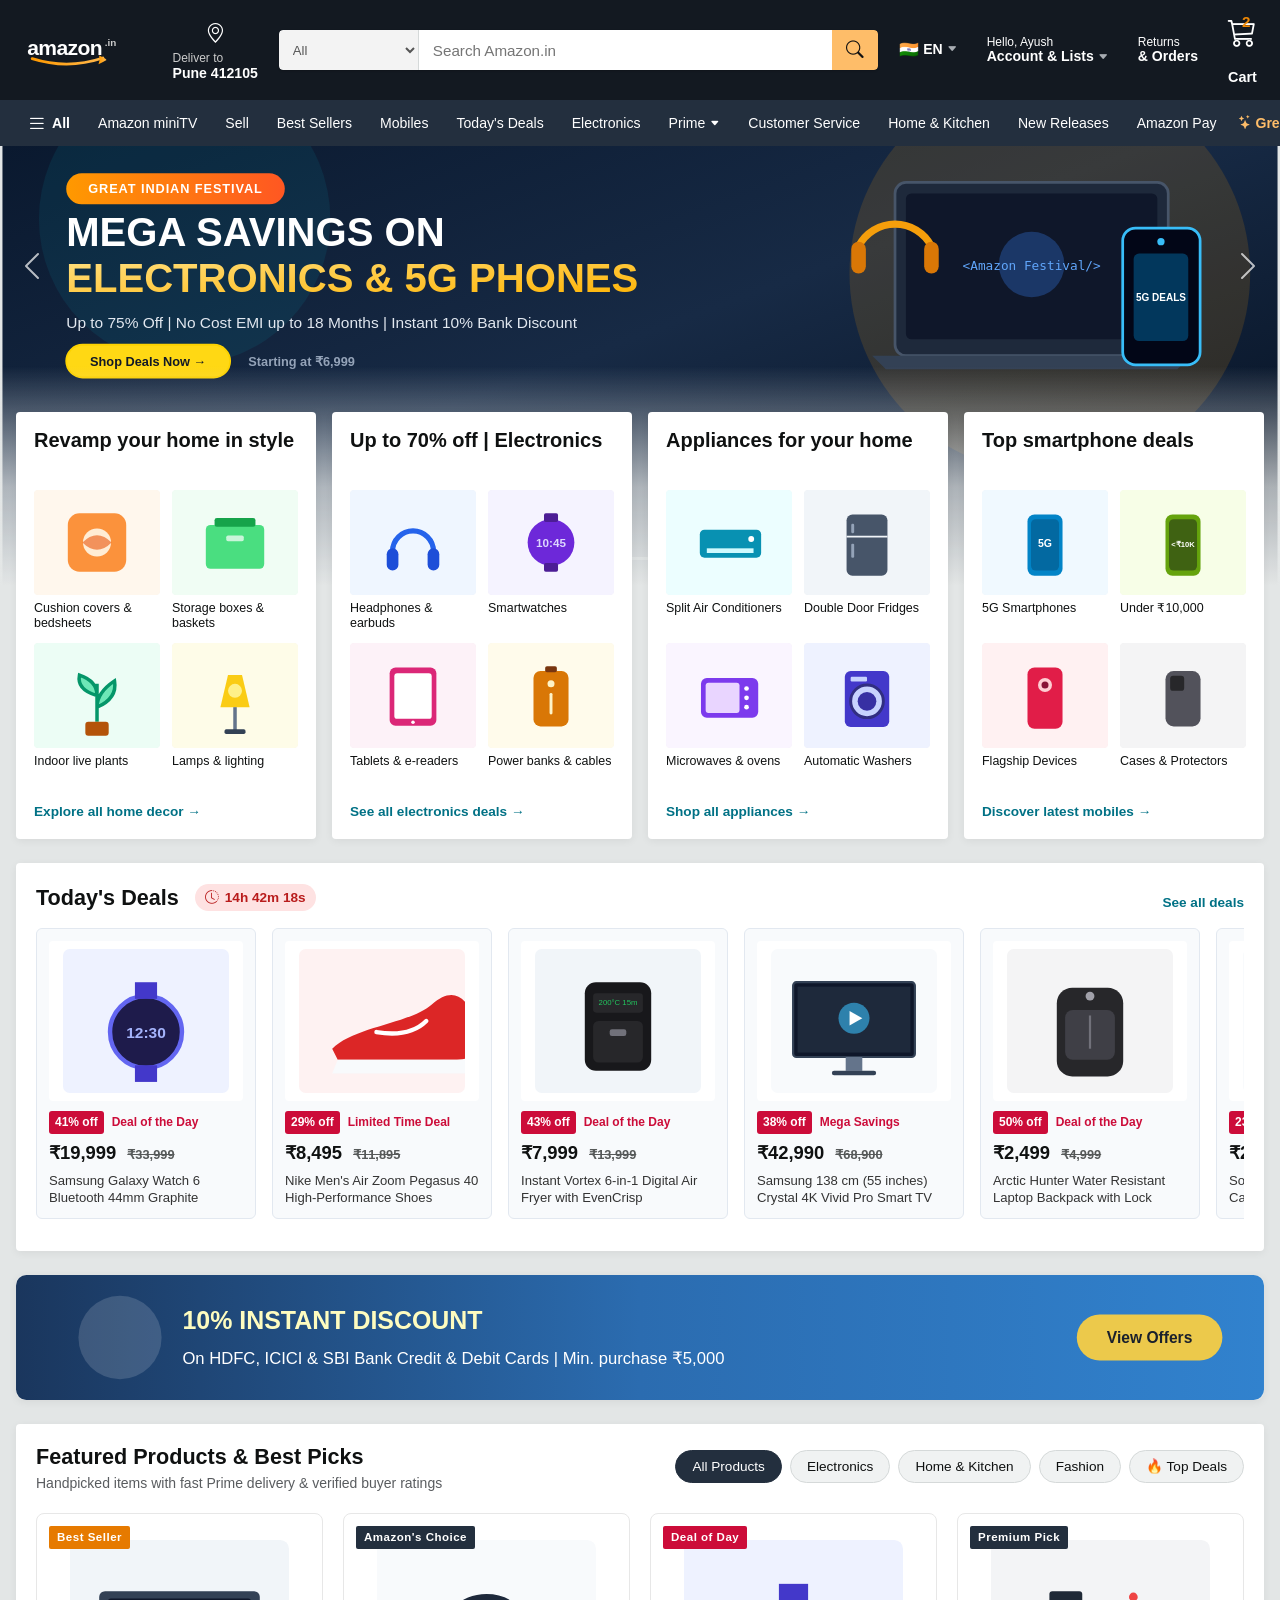
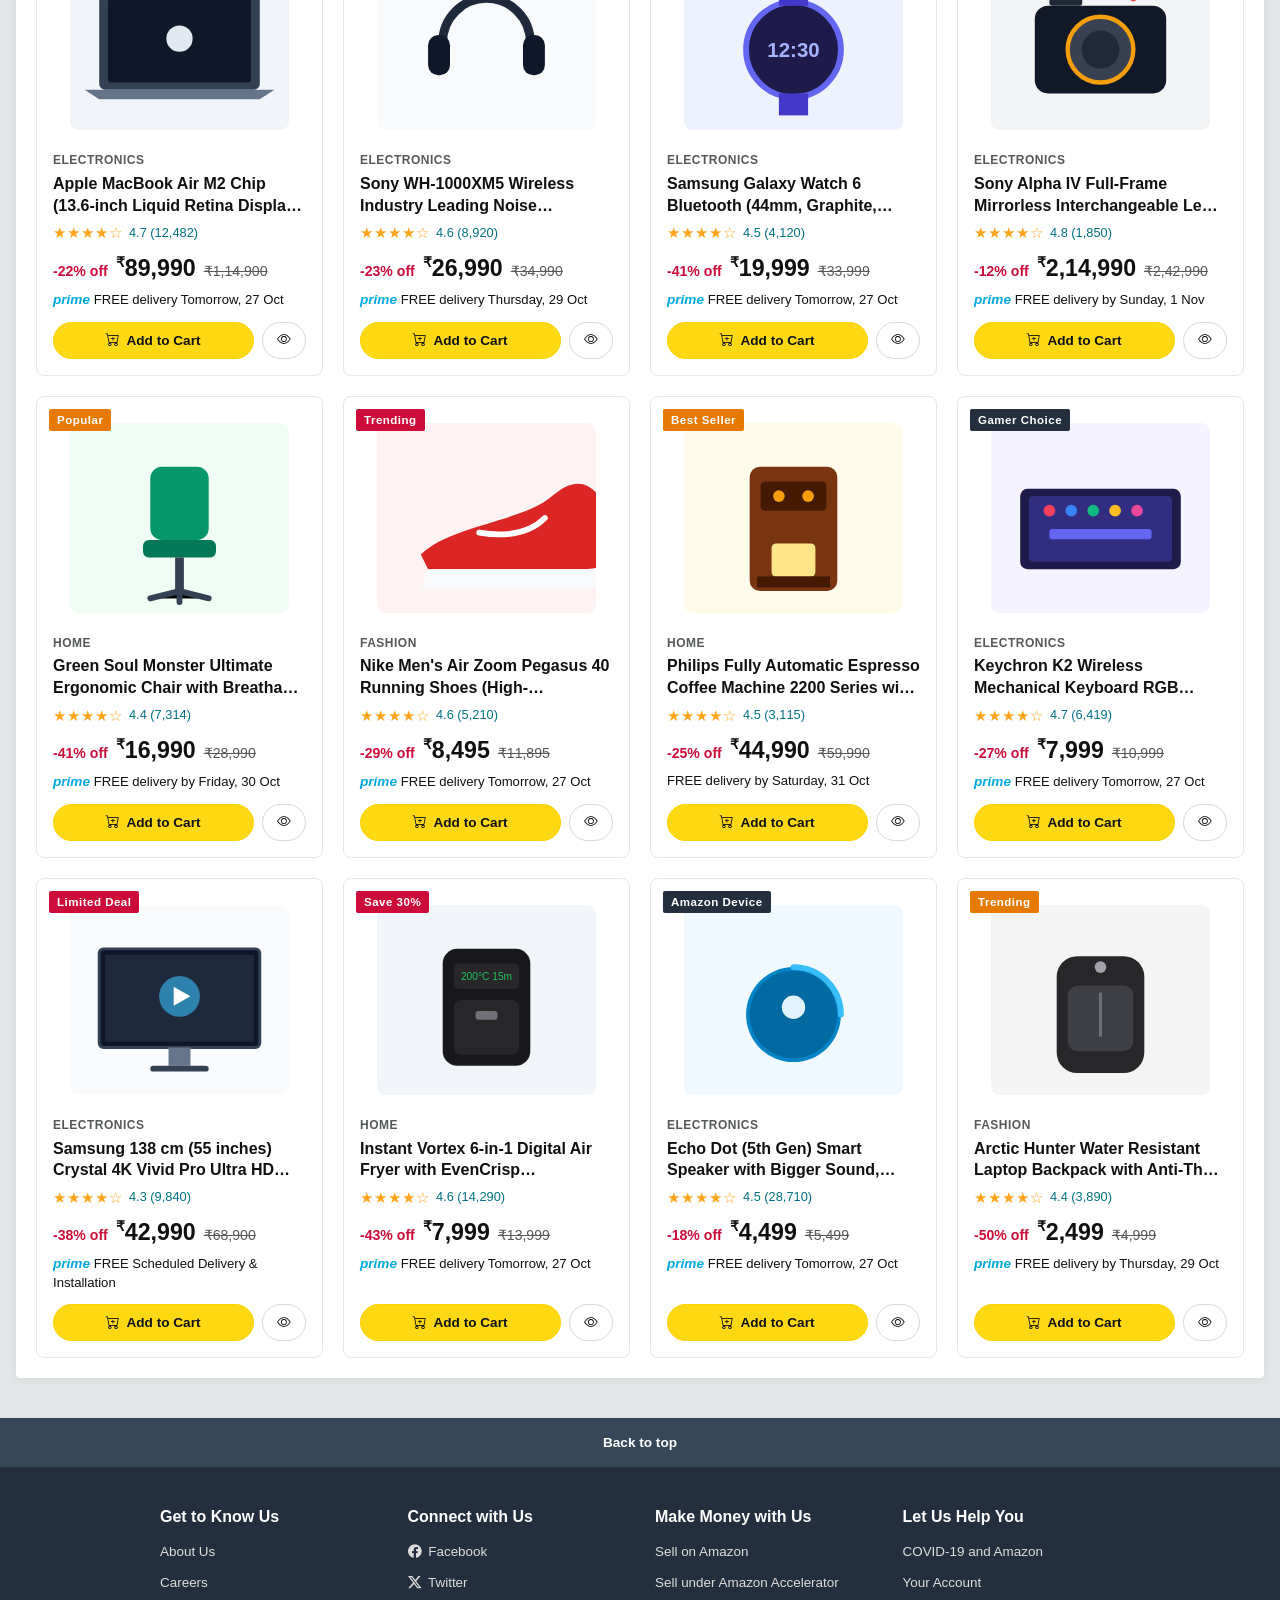
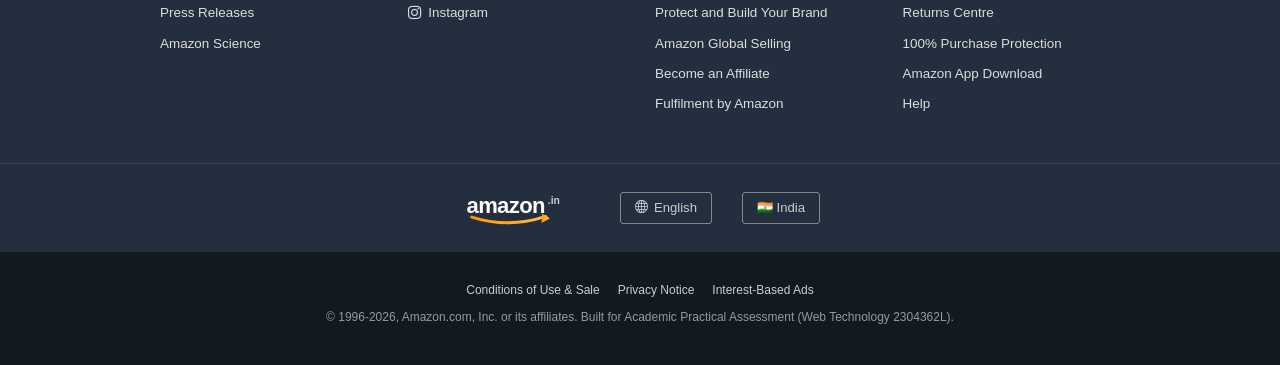
<file: index.html>
<!DOCTYPE html>
<html lang="en">
<head>
  <meta charset="UTF-8">
  <meta name="viewport" content="width=device-width, initial-scale=1.0">
  <meta name="description" content="Responsive Single-Page E-Commerce Front Page (Amazon.in style) - Web Technology Practical 1">
  <meta name="author" content="Student">
  <title>Online Shopping site in India: Shop Online for Mobiles, Books, Watches, Shoes and More - Amazon.in</title>

  <!-- Favicon -->
  <link rel="icon" type="image/svg+xml" href="images/amazon-logo.svg">

  <!-- Local Bootstrap 5 CSS (100% Offline Compatible) -->
  <link rel="stylesheet" href="css/bootstrap.min.css">

  <!-- Local Bootstrap Icons CSS (100% Offline Compatible) -->
  <link rel="stylesheet" href="css/bootstrap-icons.min.css">

  <!-- Custom CSS (Flexbox, CSS Grid & Media Queries) -->
  <link rel="stylesheet" href="css/style.css">
</head>
<body spellcheck="false">

  <!-- ======================================================================
       1. SEMANTIC HEADER: Top Navigation & Sub-Navigation Bar
       ====================================================================== -->
  <header class="amz-header" id="topHeader">
    <!-- Top Main Navbar -->
    <nav class="amz-navbar-top" aria-label="Main Navigation">
      <!-- Amazon Logo -->
      <a href="index.html" class="amz-nav-box amz-logo-box" aria-label="Amazon India Home">
        <img src="images/amazon-logo.svg" alt="Amazon.in Logo" class="amz-logo">
      </a>

      <!-- Deliver To Location Block -->
      <div class="amz-nav-box amz-location-box" id="navLocationBox" title="Click to update delivery location">
        <i class="bi bi-geo-alt amz-location-icon"></i>
        <div>
          <div class="amz-loc-line-1">Deliver to</div>
          <div class="amz-loc-line-2" id="userPincodeDisplay">Pune 412105</div>
        </div>
      </div>

      <!-- Main Search Bar (Flexbox) -->
      <form class="amz-search-container" role="search" onsubmit="event.preventDefault();">
        <select class="amz-search-category" id="amzSearchCategory" aria-label="Select search category">
          <option value="all">All</option>
          <option value="electronics">Electronics</option>
          <option value="fashion">Fashion &amp; Beauty</option>
          <option value="home">Home &amp; Kitchen</option>
          <option value="books">Books</option>
          <option value="appliances">Appliances</option>
        </select>
        <input type="text" class="amz-search-input" id="amzSearchInput" placeholder="Search Amazon.in" aria-label="Search Amazon.in">
        <button type="submit" class="amz-search-btn" id="amzSearchBtn" aria-label="Submit search">
          <i class="bi bi-search"></i>
        </button>
      </form>

      <!-- Language Selector -->
      <div class="amz-nav-box d-none d-md-flex flex-row align-items-center gap-1">
        <span class="fs-6">🇮🇳</span>
        <span class="fw-bold small text-white">EN</span>
        <i class="bi bi-caret-down-fill" style="font-size: 0.65rem; color: #a7acb2;"></i>
      </div>

      <!-- Account & Lists Dropdown Trigger -->
      <div class="amz-nav-box amz-account-box" data-bs-toggle="modal" data-bs-target="#accountModal">
        <div class="line-1">Hello, Ayush</div>
        <div class="line-2">Account &amp; Lists <i class="bi bi-caret-down-fill" style="font-size: 0.65rem; color: #a7acb2;"></i></div>
      </div>

      <!-- Returns & Orders -->
      <a href="#orders" class="amz-nav-box amz-orders-box text-white" onclick="event.preventDefault(); alert('Redirecting to past orders...');">
        <div class="line-1">Returns</div>
        <div class="line-2">&amp; Orders</div>
      </a>

      <!-- Shopping Cart with Live Counter (Triggers Offcanvas Drawer) -->
      <a href="#cartOffcanvas" class="amz-nav-box amz-cart-box" data-bs-toggle="offcanvas" role="button" aria-controls="cartOffcanvas" aria-label="Shopping Cart">
        <div class="amz-cart-icon-wrapper">
          <i class="bi bi-cart3"></i>
          <span class="amz-cart-count" id="cartCountBadge">2</span>
        </div>
        <span class="amz-cart-label d-none d-sm-inline">Cart</span>
      </a>
    </nav>

    <!-- Sub-Navigation Bar -->
    <nav class="amz-subnav" aria-label="Quick Category Links">
      <ul class="amz-subnav-links">
        <li>
          <a class="amz-subnav-link" data-bs-toggle="offcanvas" href="#allMenuOffcanvas" role="button">
            <i class="bi bi-list fs-5"></i>
            <span class="fw-bold">All</span>
          </a>
        </li>
        <li><a href="#featuredProductsSection" class="amz-subnav-link">Amazon miniTV</a></li>
        <li><a href="#todaysDealsSection" class="amz-subnav-link">Sell</a></li>
        <li><a href="#featuredProductsSection" class="amz-subnav-link">Best Sellers</a></li>
        <li><a href="#featuredProductsSection" class="amz-subnav-link">Mobiles</a></li>
        <li><a href="#todaysDealsSection" class="amz-subnav-link">Today's Deals</a></li>
        <li><a href="#featuredProductsSection" class="amz-subnav-link">Electronics</a></li>
        <li><a href="#primeModal" data-bs-toggle="modal" class="amz-subnav-link">Prime <i class="bi bi-caret-down-fill" style="font-size: 0.6rem;"></i></a></li>
        <li><a href="#featuredProductsSection" class="amz-subnav-link">Customer Service</a></li>
        <li><a href="#featuredProductsSection" class="amz-subnav-link d-none d-lg-inline-block">Home &amp; Kitchen</a></li>
        <li><a href="#featuredProductsSection" class="amz-subnav-link d-none d-xl-inline-block">New Releases</a></li>
        <li><a href="#featuredProductsSection" class="amz-subnav-link d-none d-xl-inline-block">Amazon Pay</a></li>
      </ul>
      <div class="amz-subnav-promo d-none d-md-block">
        <i class="bi bi-stars"></i> Great Indian Festival | Mega Deals Live
      </div>
    </nav>
  </header>

  <!-- ======================================================================
       2. MAIN CONTENT
       ====================================================================== -->
  <main>

    <!-- ------------------------------------------------------------------
         HERO CAROUSEL SECTION (Bootstrap 5 Carousel with Overlay)
         ------------------------------------------------------------------ -->
    <section class="amz-hero-carousel-wrapper" aria-label="Promotional Carousel">
      <div id="amzHeroCarousel" class="carousel slide" data-bs-ride="carousel" data-bs-interval="4500">
        <!-- Carousel Indicators -->
        <div class="carousel-indicators">
          <button type="button" data-bs-target="#amzHeroCarousel" data-bs-slide-to="0" class="active" aria-current="true" aria-label="Slide 1"></button>
          <button type="button" data-bs-target="#amzHeroCarousel" data-bs-slide-to="1" aria-label="Slide 2"></button>
          <button type="button" data-bs-target="#amzHeroCarousel" data-bs-slide-to="2" aria-label="Slide 3"></button>
        </div>

        <!-- Carousel Slides -->
        <div class="carousel-inner">
          <div class="carousel-item active">
            <img src="images/banner-1.svg" class="d-block w-100" alt="Great Indian Festival Mega Electronics Sale">
          </div>
          <div class="carousel-item">
            <img src="images/banner-2.svg" class="d-block w-100" alt="Refresh your living space with up to 65% off appliances">
          </div>
          <div class="carousel-item">
            <img src="images/banner-3.svg" class="d-block w-100" alt="Autumn and Winter wardrobe deals 50% to 80% off">
          </div>
        </div>

        <!-- Carousel Controls -->
        <button class="carousel-control-prev" type="button" data-bs-target="#amzHeroCarousel" data-bs-slide="prev" aria-label="Previous Slide">
          <span class="carousel-control-prev-icon" aria-hidden="true"></span>
        </button>
        <button class="carousel-control-next" type="button" data-bs-target="#amzHeroCarousel" data-bs-slide="next" aria-label="Next Slide">
          <span class="carousel-control-next-icon" aria-hidden="true"></span>
        </button>

        <!-- Amazon Gradient Masking to blend seamlessly into background -->
        <div class="amz-hero-gradient-overlay"></div>
      </div>
    </section>

    <!-- ------------------------------------------------------------------
         CATEGORY 4-GRID SECTION (Overlaps the Hero Banner)
         ------------------------------------------------------------------ -->
    <section class="amz-category-grid-section" aria-label="Featured Categories">
      <div class="row g-3">

        <!-- Card 1: Home & Decor -->
        <div class="col-12 col-sm-6 col-lg-3">
          <article class="amz-card">
            <div>
              <h2 class="amz-card-title">Revamp your home in style</h2>
              <div class="amz-card-2x2-grid">
                <a href="#featuredProductsSection" class="amz-card-tile">
                  <div class="amz-tile-img-wrapper"><img src="images/cat-cushion.svg" alt="Cushion covers"></div>
                  <span class="amz-tile-label">Cushion covers &amp; bedsheets</span>
                </a>
                <a href="#featuredProductsSection" class="amz-card-tile">
                  <div class="amz-tile-img-wrapper"><img src="images/cat-storage.svg" alt="Storage boxes"></div>
                  <span class="amz-tile-label">Storage boxes &amp; baskets</span>
                </a>
                <a href="#featuredProductsSection" class="amz-card-tile">
                  <div class="amz-tile-img-wrapper"><img src="images/cat-plants.svg" alt="Live plants"></div>
                  <span class="amz-tile-label">Indoor live plants</span>
                </a>
                <a href="#featuredProductsSection" class="amz-card-tile">
                  <div class="amz-tile-img-wrapper"><img src="images/cat-lighting.svg" alt="Home lamps"></div>
                  <span class="amz-tile-label">Lamps &amp; lighting</span>
                </a>
              </div>
            </div>
            <a href="#featuredProductsSection" class="amz-card-footer-link">Explore all home decor →</a>
          </article>
        </div>

        <!-- Card 2: Electronics & Accessories -->
        <div class="col-12 col-sm-6 col-lg-3">
          <article class="amz-card">
            <div>
              <h2 class="amz-card-title">Up to 70% off | Electronics</h2>
              <div class="amz-card-2x2-grid">
                <a href="#featuredProductsSection" class="amz-card-tile">
                  <div class="amz-tile-img-wrapper"><img src="images/cat-headphones.svg" alt="Headphones"></div>
                  <span class="amz-tile-label">Headphones &amp; earbuds</span>
                </a>
                <a href="#featuredProductsSection" class="amz-card-tile">
                  <div class="amz-tile-img-wrapper"><img src="images/cat-watch.svg" alt="Smartwatches"></div>
                  <span class="amz-tile-label">Smartwatches</span>
                </a>
                <a href="#featuredProductsSection" class="amz-card-tile">
                  <div class="amz-tile-img-wrapper"><img src="images/cat-tablet.svg" alt="Tablets"></div>
                  <span class="amz-tile-label">Tablets &amp; e-readers</span>
                </a>
                <a href="#featuredProductsSection" class="amz-card-tile">
                  <div class="amz-tile-img-wrapper"><img src="images/cat-powerbank.svg" alt="Power banks"></div>
                  <span class="amz-tile-label">Power banks &amp; cables</span>
                </a>
              </div>
            </div>
            <a href="#featuredProductsSection" class="amz-card-footer-link">See all electronics deals →</a>
          </article>
        </div>

        <!-- Card 3: Home Appliances -->
        <div class="col-12 col-sm-6 col-lg-3">
          <article class="amz-card">
            <div>
              <h2 class="amz-card-title">Appliances for your home</h2>
              <div class="amz-card-2x2-grid">
                <a href="#featuredProductsSection" class="amz-card-tile">
                  <div class="amz-tile-img-wrapper"><img src="images/cat-ac.svg" alt="Air Conditioners"></div>
                  <span class="amz-tile-label">Split Air Conditioners</span>
                </a>
                <a href="#featuredProductsSection" class="amz-card-tile">
                  <div class="amz-tile-img-wrapper"><img src="images/cat-fridge.svg" alt="Refrigerators"></div>
                  <span class="amz-tile-label">Double Door Fridges</span>
                </a>
                <a href="#featuredProductsSection" class="amz-card-tile">
                  <div class="amz-tile-img-wrapper"><img src="images/cat-microwave.svg" alt="Microwaves"></div>
                  <span class="amz-tile-label">Microwaves &amp; ovens</span>
                </a>
                <a href="#featuredProductsSection" class="amz-card-tile">
                  <div class="amz-tile-img-wrapper"><img src="images/cat-washing.svg" alt="Washing machines"></div>
                  <span class="amz-tile-label">Automatic Washers</span>
                </a>
              </div>
            </div>
            <a href="#featuredProductsSection" class="amz-card-footer-link">Shop all appliances →</a>
          </article>
        </div>

        <!-- Card 4: Smartphones & Accessories -->
        <div class="col-12 col-sm-6 col-lg-3">
          <article class="amz-card">
            <div>
              <h2 class="amz-card-title">Top smartphone deals</h2>
              <div class="amz-card-2x2-grid">
                <a href="#featuredProductsSection" class="amz-card-tile">
                  <div class="amz-tile-img-wrapper"><img src="images/cat-phone5g.svg" alt="5G Phones"></div>
                  <span class="amz-tile-label">5G Smartphones</span>
                </a>
                <a href="#featuredProductsSection" class="amz-card-tile">
                  <div class="amz-tile-img-wrapper"><img src="images/cat-phonebudget.svg" alt="Budget Phones"></div>
                  <span class="amz-tile-label">Under ₹10,000</span>
                </a>
                <a href="#featuredProductsSection" class="amz-card-tile">
                  <div class="amz-tile-img-wrapper"><img src="images/cat-phoneflagship.svg" alt="Flagship Phones"></div>
                  <span class="amz-tile-label">Flagship Devices</span>
                </a>
                <a href="#featuredProductsSection" class="amz-card-tile">
                  <div class="amz-tile-img-wrapper"><img src="images/cat-phoneacc.svg" alt="Phone Cases"></div>
                  <span class="amz-tile-label">Cases &amp; Protectors</span>
                </a>
              </div>
            </div>
            <a href="#featuredProductsSection" class="amz-card-footer-link">Discover latest mobiles →</a>
          </article>
        </div>

      </div>
    </section>

    <!-- ------------------------------------------------------------------
         TODAY'S DEALS / FLASH SALE SECTION (Horizontal Scroll)
         ------------------------------------------------------------------ -->
    <section class="amz-section-container" id="todaysDealsSection" aria-label="Today's Deals">
      <div class="amz-white-panel">
        <div class="amz-panel-header">
          <div class="amz-panel-title-group">
            <h3 class="amz-panel-title mb-0">Today's Deals</h3>
            <span class="amz-countdown-badge">
              <i class="bi bi-clock-history"></i> <span id="countdownTimer">14h 42m 19s</span>
            </span>
          </div>
          <a href="#featuredProductsSection" class="amz-card-footer-link">See all deals</a>
        </div>

        <!-- Deals Horizontal Carousel (Flexbox Scroll) -->
        <div class="amz-deals-scroll">
          
          <div class="amz-deal-card">
            <div class="amz-deal-img-box">
              <img src="images/prod-watch6.svg" alt="Samsung Galaxy Watch 6">
            </div>
            <div class="amz-deal-badge-row">
              <span class="amz-discount-pill">41% off</span>
              <span class="amz-deal-type">Deal of the Day</span>
            </div>
            <div class="amz-deal-price">
              ₹19,999 <span class="amz-deal-mrp">₹33,999</span>
            </div>
            <div class="amz-deal-title">Samsung Galaxy Watch 6 Bluetooth 44mm Graphite</div>
          </div>

          <div class="amz-deal-card">
            <div class="amz-deal-img-box">
              <img src="images/prod-shoes.svg" alt="Nike Air Zoom Pegasus">
            </div>
            <div class="amz-deal-badge-row">
              <span class="amz-discount-pill">29% off</span>
              <span class="amz-deal-type">Limited Time Deal</span>
            </div>
            <div class="amz-deal-price">
              ₹8,495 <span class="amz-deal-mrp">₹11,895</span>
            </div>
            <div class="amz-deal-title">Nike Men's Air Zoom Pegasus 40 High-Performance Shoes</div>
          </div>

          <div class="amz-deal-card">
            <div class="amz-deal-img-box">
              <img src="images/prod-airfryer.svg" alt="Digital Air Fryer">
            </div>
            <div class="amz-deal-badge-row">
              <span class="amz-discount-pill">43% off</span>
              <span class="amz-deal-type">Deal of the Day</span>
            </div>
            <div class="amz-deal-price">
              ₹7,999 <span class="amz-deal-mrp">₹13,999</span>
            </div>
            <div class="amz-deal-title">Instant Vortex 6-in-1 Digital Air Fryer with EvenCrisp</div>
          </div>

          <div class="amz-deal-card">
            <div class="amz-deal-img-box">
              <img src="images/prod-tv.svg" alt="Samsung 55 Inch TV">
            </div>
            <div class="amz-deal-badge-row">
              <span class="amz-discount-pill">38% off</span>
              <span class="amz-deal-type">Mega Savings</span>
            </div>
            <div class="amz-deal-price">
              ₹42,990 <span class="amz-deal-mrp">₹68,900</span>
            </div>
            <div class="amz-deal-title">Samsung 138 cm (55 inches) Crystal 4K Vivid Pro Smart TV</div>
          </div>

          <div class="amz-deal-card">
            <div class="amz-deal-img-box">
              <img src="images/prod-backpack.svg" alt="Anti-theft Backpack">
            </div>
            <div class="amz-deal-badge-row">
              <span class="amz-discount-pill">50% off</span>
              <span class="amz-deal-type">Deal of the Day</span>
            </div>
            <div class="amz-deal-price">
              ₹2,499 <span class="amz-deal-mrp">₹4,999</span>
            </div>
            <div class="amz-deal-title">Arctic Hunter Water Resistant Laptop Backpack with Lock</div>
          </div>

          <div class="amz-deal-card">
            <div class="amz-deal-img-box">
              <img src="images/prod-sony-xm5.svg" alt="Sony Headphones">
            </div>
            <div class="amz-deal-badge-row">
              <span class="amz-discount-pill">23% off</span>
              <span class="amz-deal-type">Prime Exclusive</span>
            </div>
            <div class="amz-deal-price">
              ₹26,990 <span class="amz-deal-mrp">₹34,990</span>
            </div>
            <div class="amz-deal-title">Sony WH-1000XM5 Noise Canceling Wireless Headphones</div>
          </div>

        </div>
      </div>
    </section>

    <!-- ------------------------------------------------------------------
         OFFERS & BANK PROMO BANNER SECTION
         ------------------------------------------------------------------ -->
    <section class="amz-promo-banner-container" aria-label="Bank Promotions &amp; Discounts">
      <div class="amz-promo-banner">
        <img src="images/promo-bank.svg" alt="10% Instant Discount on HDFC &amp; ICICI Bank Cards">
      </div>
    </section>

    <!-- ------------------------------------------------------------------
         FEATURED PRODUCTS CATALOG SECTION (Dynamic CSS Grid & JS Filters)
         ------------------------------------------------------------------ -->
    <section class="amz-section-container" id="featuredProductsSection" aria-label="Featured Products Grid">
      <div class="amz-white-panel">
        <div class="amz-panel-header">
          <div>
            <h3 class="amz-panel-title mb-1">Featured Products &amp; Best Picks</h3>
            <p class="text-muted small mb-0">Handpicked items with fast Prime delivery &amp; verified buyer ratings</p>
          </div>

          <!-- Interactive Filter Tabs -->
          <div class="amz-filter-tabs" role="tablist">
            <button class="amz-filter-btn active" data-category="all">All Products</button>
            <button class="amz-filter-btn" data-category="electronics">Electronics</button>
            <button class="amz-filter-btn" data-category="home">Home &amp; Kitchen</button>
            <button class="amz-filter-btn" data-category="fashion">Fashion</button>
            <button class="amz-filter-btn" data-category="deals">🔥 Top Deals</button>
          </div>
        </div>

        <!-- Products Responsive CSS Grid (Rendered via JS) -->
        <div class="amz-products-grid" id="productsGrid">
          <!-- Populated dynamically by js/main.js -->
        </div>
      </div>
    </section>

  </main>

  <!-- ======================================================================
       3. SEMANTIC FOOTER: Directory Links, Country Selection & Copyright
       ====================================================================== -->
  <footer class="amz-footer">
    <!-- Back to top button -->
    <div class="amz-back-to-top" id="backToTopBtn" role="button" aria-label="Scroll back to top">
      Back to top
    </div>

    <!-- 4-Column Directory Links (CSS Grid) -->
    <div class="amz-footer-links-container">
      <div class="amz-footer-col">
        <h6>Get to Know Us</h6>
        <ul>
          <li><a href="#">About Us</a></li>
          <li><a href="#">Careers</a></li>
          <li><a href="#">Press Releases</a></li>
          <li><a href="#">Amazon Science</a></li>
        </ul>
      </div>

      <div class="amz-footer-col">
        <h6>Connect with Us</h6>
        <ul>
          <li><a href="https://www.facebook.com" target="_blank" rel="noopener"><i class="bi bi-facebook me-1"></i> Facebook</a></li>
          <li><a href="https://www.twitter.com" target="_blank" rel="noopener"><i class="bi bi-twitter-x me-1"></i> Twitter</a></li>
          <li><a href="https://www.instagram.com" target="_blank" rel="noopener"><i class="bi bi-instagram me-1"></i> Instagram</a></li>
        </ul>
      </div>

      <div class="amz-footer-col">
        <h6>Make Money with Us</h6>
        <ul>
          <li><a href="#">Sell on Amazon</a></li>
          <li><a href="#">Sell under Amazon Accelerator</a></li>
          <li><a href="#">Protect and Build Your Brand</a></li>
          <li><a href="#">Amazon Global Selling</a></li>
          <li><a href="#">Become an Affiliate</a></li>
          <li><a href="#">Fulfilment by Amazon</a></li>
        </ul>
      </div>

      <div class="amz-footer-col">
        <h6>Let Us Help You</h6>
        <ul>
          <li><a href="#">COVID-19 and Amazon</a></li>
          <li><a href="#">Your Account</a></li>
          <li><a href="#">Returns Centre</a></li>
          <li><a href="#">100% Purchase Protection</a></li>
          <li><a href="#">Amazon App Download</a></li>
          <li><a href="#">Help</a></li>
        </ul>
      </div>
    </div>

    <!-- Middle Divider with Logo and Country Selector -->
    <div class="amz-footer-middle">
      <img src="images/amazon-logo.svg" alt="Amazon Logo" height="28">
      <button class="amz-footer-btn" type="button"><i class="bi bi-globe"></i> English</button>
      <button class="amz-footer-btn" type="button">🇮🇳 India</button>
    </div>

    <!-- Bottom Copyright & Legal Links -->
    <div class="amz-footer-bottom">
      <div class="amz-footer-bottom-links">
        <a href="#">Conditions of Use &amp; Sale</a>
        <a href="#">Privacy Notice</a>
        <a href="#">Interest-Based Ads</a>
      </div>
      <p class="mb-0">© 1996-2026, Amazon.com, Inc. or its affiliates. Built for Academic Practical Assessment (Web Technology 2304362L).</p>
    </div>
  </footer>

  <!-- ======================================================================
       4. BOOTSTRAP OFFCANVAS & MODAL COMPONENTS
       ====================================================================== -->

  <!-- Cart Offcanvas Drawer -->
  <aside class="offcanvas offcanvas-end" tabindex="-1" id="cartOffcanvas" aria-labelledby="cartOffcanvasLabel">
    <div class="offcanvas-header border-bottom">
      <h5 class="offcanvas-title fw-bold" id="cartOffcanvasLabel"><i class="bi bi-cart3 me-2"></i> Shopping Cart</h5>
      <button type="button" class="btn-close" data-bs-dismiss="offcanvas" aria-label="Close"></button>
    </div>
    <div class="offcanvas-body d-flex flex-column justify-content-between">
      <div id="cartDrawerItems">
        <!-- Rendered by js/main.js -->
      </div>
      <div class="border-top pt-3 mt-3">
        <div class="d-flex justify-content-between align-items-center mb-3">
          <span class="fs-5 fw-bold">Subtotal:</span>
          <span class="fs-4 fw-bold text-danger" id="cartSubtotal">₹0</span>
        </div>
        <button class="btn btn-warning w-100 py-2 fw-bold" onclick="openCheckoutModal()">
          Proceed to Buy
        </button>
      </div>
    </div>
  </aside>

  <!-- Checkout Mockup Modal -->
  <div class="modal fade" id="checkoutModal" tabindex="-1" aria-labelledby="checkoutModalLabel" aria-hidden="true">
    <div class="modal-dialog modal-dialog-centered modal-lg">
      <div class="modal-content">
        <div class="modal-header bg-dark text-white">
          <h5 class="modal-title fw-bold" id="checkoutModalLabel"><i class="bi bi-shield-lock-fill text-warning me-2"></i> Amazon Checkout</h5>
          <button type="button" class="btn-close btn-close-white" data-bs-dismiss="modal" aria-label="Close"></button>
        </div>
        <div class="modal-body p-4" id="checkoutModalBody">
          <!-- Rendered dynamically by js/main.js -->
        </div>
      </div>
    </div>
  </div>

  <!-- "All" Hamburger Navigation Offcanvas Menu -->
  <aside class="offcanvas offcanvas-start" tabindex="-1" id="allMenuOffcanvas" aria-labelledby="allMenuLabel">
    <div class="offcanvas-header bg-dark text-white">
      <h5 class="offcanvas-title fw-bold" id="allMenuLabel"><i class="bi bi-person-circle me-2"></i> Hello, Sign in</h5>
      <button type="button" class="btn-close btn-close-white" data-bs-dismiss="offcanvas" aria-label="Close"></button>
    </div>
    <div class="offcanvas-body p-0">
      <div class="list-group list-group-flush">
        <div class="list-group-item bg-light fw-bold text-uppercase small text-muted">Trending</div>
        <a href="#featuredProductsSection" class="list-group-item list-group-item-action" data-bs-dismiss="offcanvas">Best Sellers</a>
        <a href="#featuredProductsSection" class="list-group-item list-group-item-action" data-bs-dismiss="offcanvas">New Releases</a>
        <a href="#todaysDealsSection" class="list-group-item list-group-item-action" data-bs-dismiss="offcanvas">Movers and Shakers</a>

        <div class="list-group-item bg-light fw-bold text-uppercase small text-muted">Digital Content &amp; Devices</div>
        <a href="#" class="list-group-item list-group-item-action">Echo &amp; Alexa</a>
        <a href="#" class="list-group-item list-group-item-action">Fire TV</a>
        <a href="#" class="list-group-item list-group-item-action">Kindle E-readers</a>
        <a href="#" class="list-group-item list-group-item-action">Audible Audiobooks</a>

        <div class="list-group-item bg-light fw-bold text-uppercase small text-muted">Shop by Category</div>
        <a href="#featuredProductsSection" class="list-group-item list-group-item-action" data-bs-dismiss="offcanvas">Mobiles, Computers</a>
        <a href="#featuredProductsSection" class="list-group-item list-group-item-action" data-bs-dismiss="offcanvas">TV, Appliances, Electronics</a>
        <a href="#featuredProductsSection" class="list-group-item list-group-item-action" data-bs-dismiss="offcanvas">Men's &amp; Women's Fashion</a>
        <a href="#featuredProductsSection" class="list-group-item list-group-item-action" data-bs-dismiss="offcanvas">Home, Kitchen, Pets</a>
      </div>
    </div>
  </aside>

  <!-- Quick View Modal -->
  <div class="modal fade" id="quickViewModal" tabindex="-1" aria-labelledby="quickViewModalLabel" aria-hidden="true">
    <div class="modal-dialog modal-dialog-centered modal-lg">
      <div class="modal-content">
        <div class="modal-header border-0 pb-0">
          <button type="button" class="btn-close" data-bs-dismiss="modal" aria-label="Close"></button>
        </div>
        <div class="modal-body p-4" id="quickViewModalBody">
          <!-- Populated by JS -->
        </div>
      </div>
    </div>
  </div>

  <!-- Sign In / Account Modal -->
  <div class="modal fade" id="accountModal" tabindex="-1" aria-labelledby="accountModalLabel" aria-hidden="true">
    <div class="modal-dialog modal-dialog-centered">
      <div class="modal-content">
        <div class="modal-header border-bottom">
          <h5 class="modal-title fw-bold" id="accountModalLabel">Your Account</h5>
          <button type="button" class="btn-close" data-bs-dismiss="modal" aria-label="Close"></button>
        </div>
        <div class="modal-body p-4 text-center">
          <img src="images/amazon-logo.svg" alt="Amazon" height="32" class="mb-3 filter-invert">
          <h6 class="fw-bold mb-3">Sign in for the best experience</h6>
          <form onsubmit="event.preventDefault(); alert('Sign-in simulation successful!'); bootstrap.Modal.getInstance(document.getElementById('accountModal')).hide();">
            <div class="mb-3 text-start">
              <label for="loginEmail" class="form-label small fw-bold">Email or mobile phone number</label>
              <input type="text" class="form-control" id="loginEmail" placeholder="Enter email or phone" required>
            </div>
            <button type="submit" class="btn btn-warning w-100 fw-bold py-2 mb-3">Continue</button>
          </form>
          <p class="small text-muted mb-0">By continuing, you agree to Amazon's Conditions of Use and Privacy Notice.</p>
        </div>
      </div>
    </div>
  </div>

  <!-- Prime Modal -->
  <div class="modal fade" id="primeModal" tabindex="-1" aria-labelledby="primeModalLabel" aria-hidden="true">
    <div class="modal-dialog modal-dialog-centered">
      <div class="modal-content">
        <div class="modal-header bg-primary text-white">
          <h5 class="modal-title fw-bold" id="primeModalLabel"><i class="bi bi-patch-check-fill me-2"></i> Amazon Prime Benefits</h5>
          <button type="button" class="btn-close btn-close-white" data-bs-dismiss="modal" aria-label="Close"></button>
        </div>
        <div class="modal-body p-4">
          <ul class="list-unstyled mb-4">
            <li class="mb-2"><i class="bi bi-check-circle-fill text-success me-2"></i> <strong>FREE One-Day &amp; Two-Day Delivery</strong> on eligible items</li>
            <li class="mb-2"><i class="bi bi-check-circle-fill text-success me-2"></i> <strong>Prime Video:</strong> Unlimited streaming of blockbuster movies &amp; shows</li>
            <li class="mb-2"><i class="bi bi-check-circle-fill text-success me-2"></i> <strong>Prime Music:</strong> Ad-free access to 100 million songs</li>
            <li class="mb-2"><i class="bi bi-check-circle-fill text-success me-2"></i> <strong>Exclusive 30-minute early access</strong> to Lightning Deals</li>
          </ul>
          <button class="btn btn-warning w-100 fw-bold py-2" data-bs-dismiss="modal">Join Prime at ₹1,499/year</button>
        </div>
      </div>
    </div>
  </div>

  <!-- Toast Notification Container for "Add to Cart" -->
  <div class="toast-container amz-toast">
    <div id="cartToast" class="toast align-items-center text-bg-dark border-0" role="alert" aria-live="assertive" aria-atomic="true">
      <div class="d-flex">
        <div class="toast-body d-flex align-items-center gap-2">
          <i class="bi bi-check-circle-fill text-success fs-5"></i>
          <span id="toastMessage">Added to Cart!</span>
        </div>
        <button type="button" class="btn-close btn-close-white me-2 m-auto" data-bs-dismiss="toast" aria-label="Close"></button>
      </div>
    </div>
  </div>

  <!-- Local Bootstrap 5 Bundle JS (100% Offline Compatible) -->
  <script src="js/bootstrap.bundle.min.js"></script>

  <!-- Custom App JavaScript -->
  <script src="js/main.js"></script>
</body>
</html>
</file>
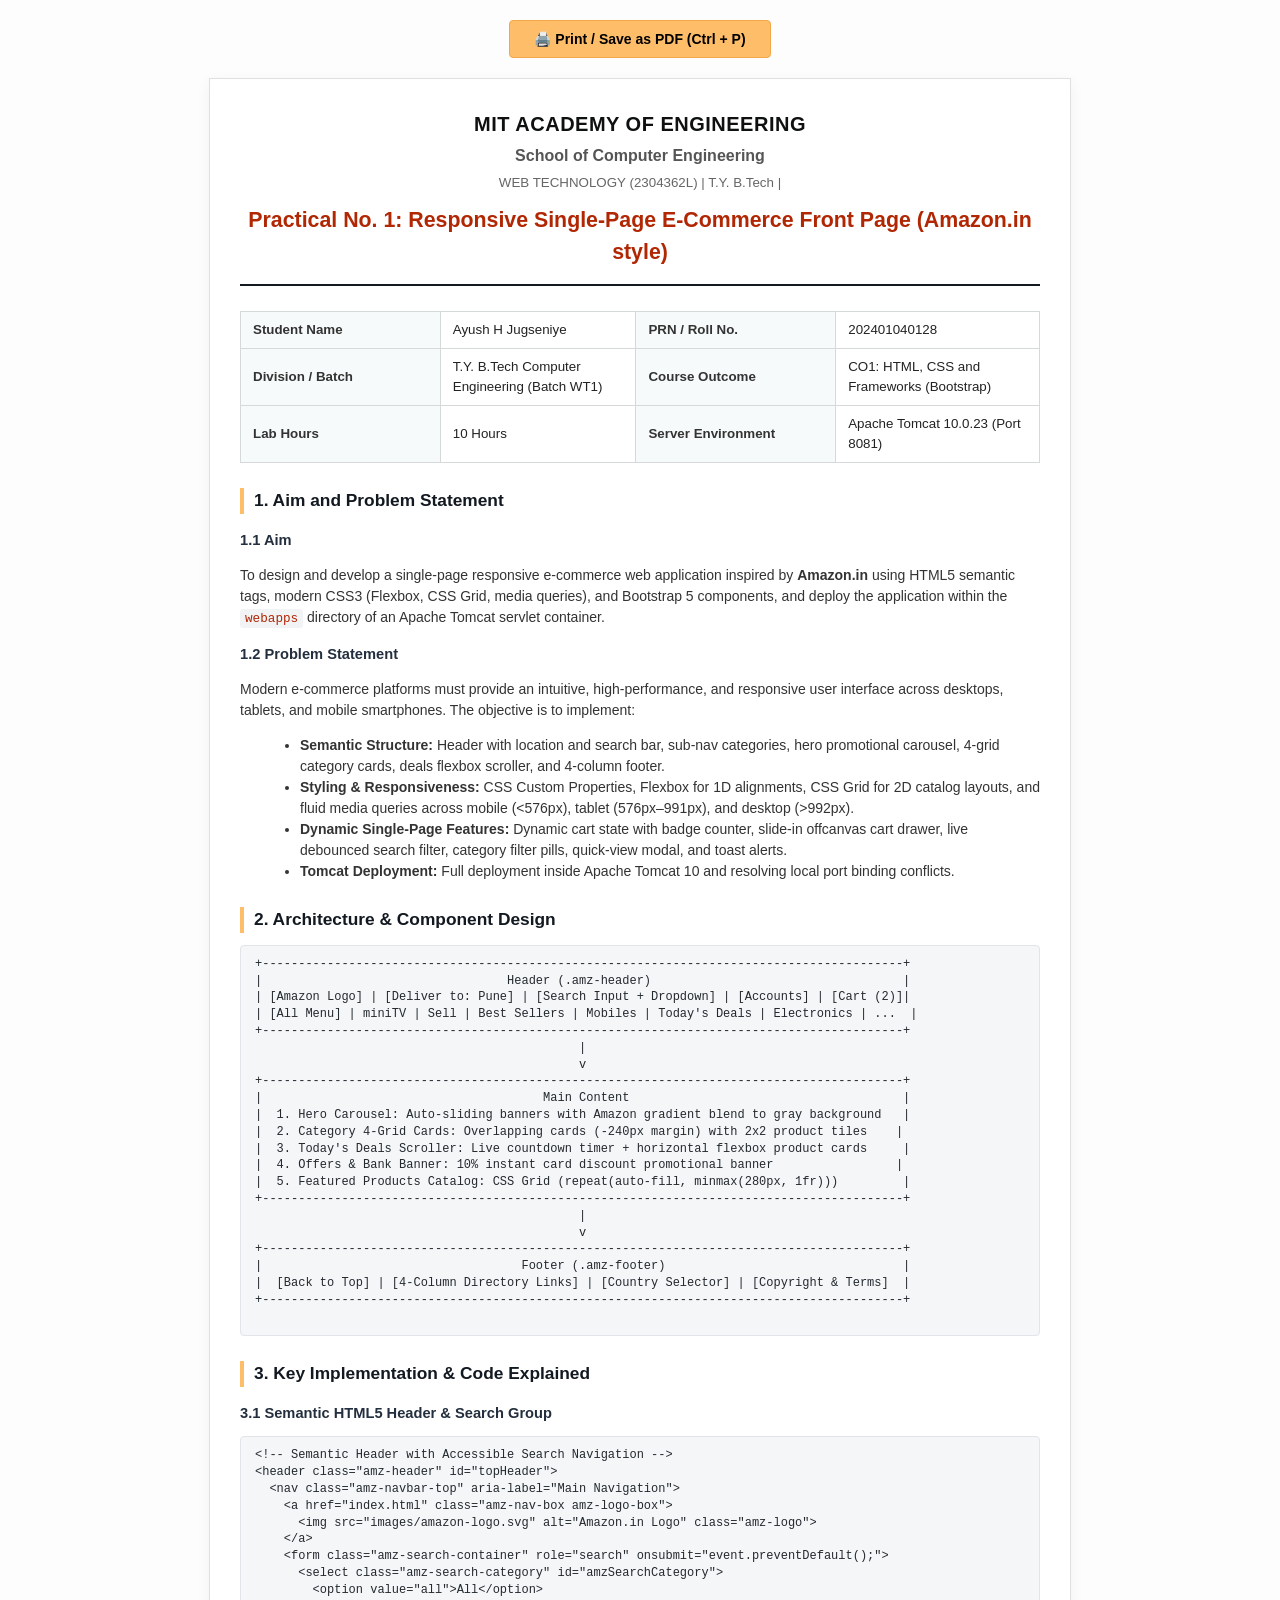
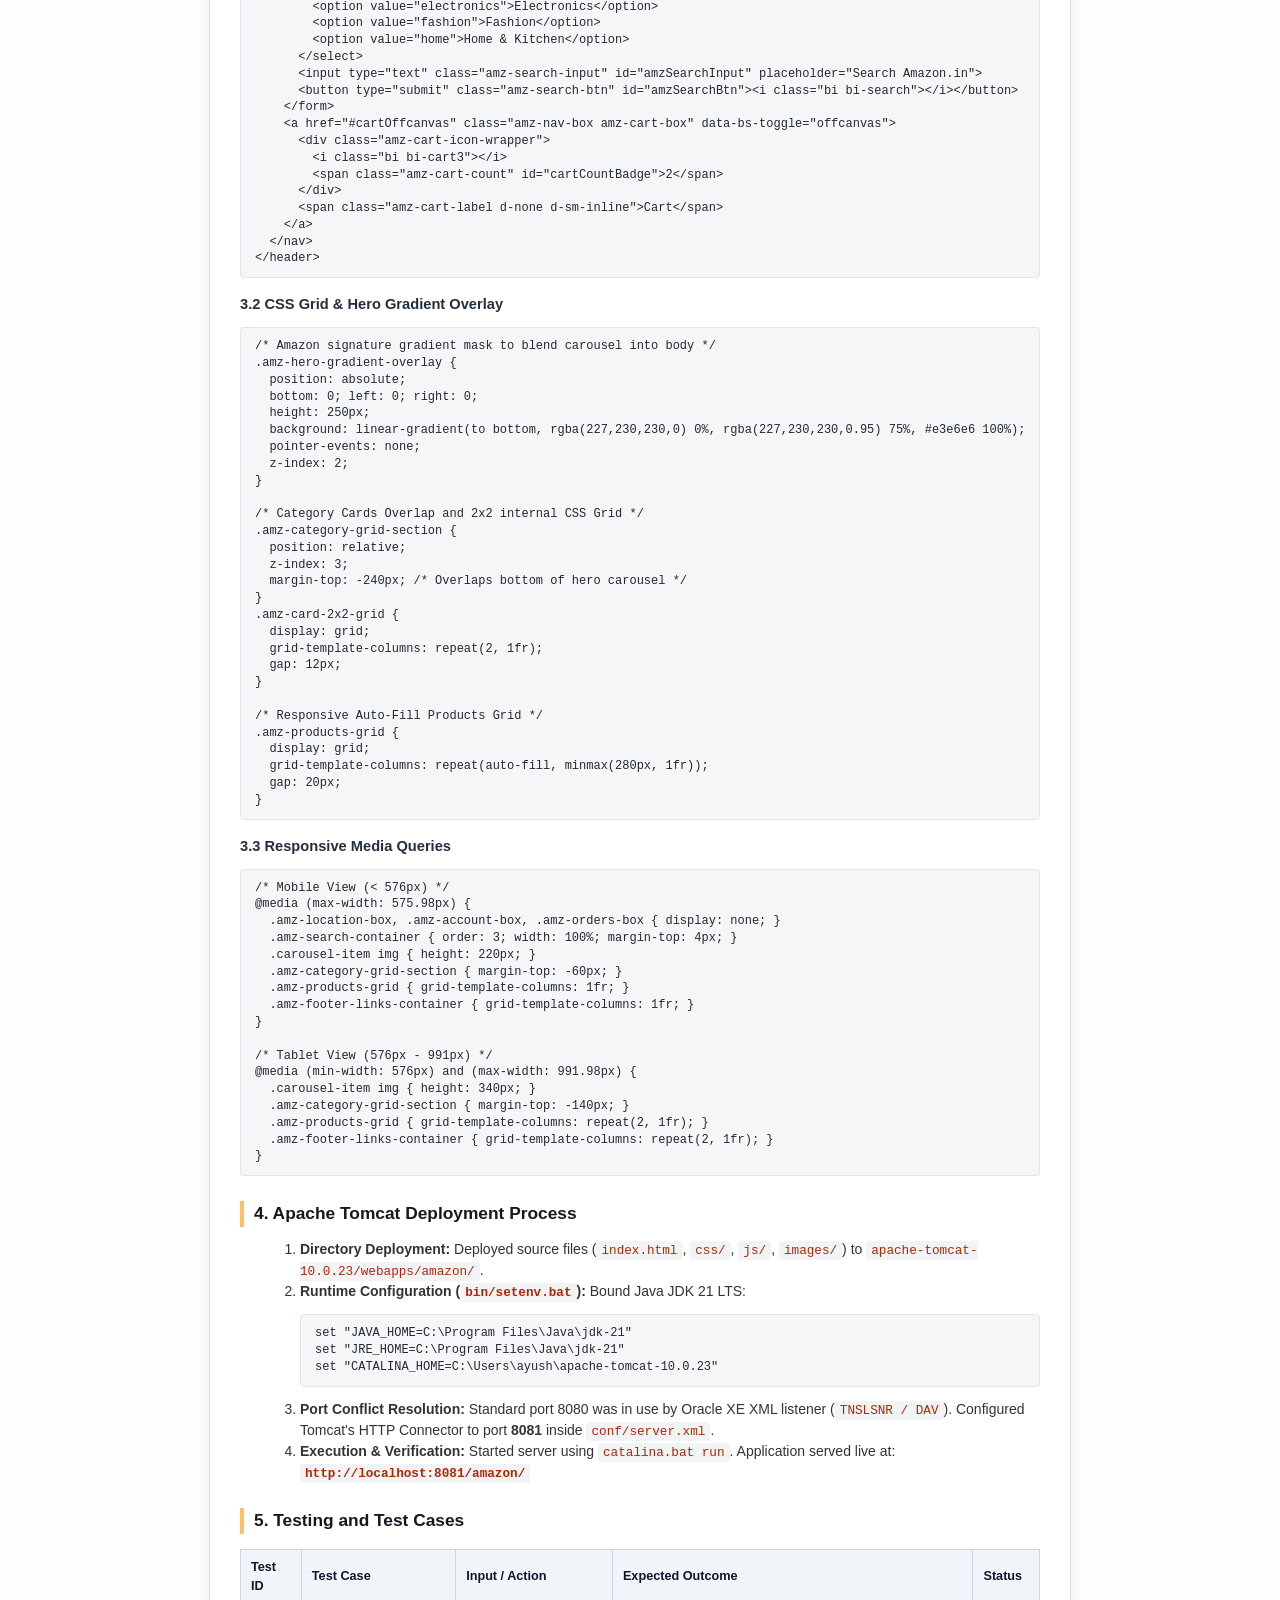
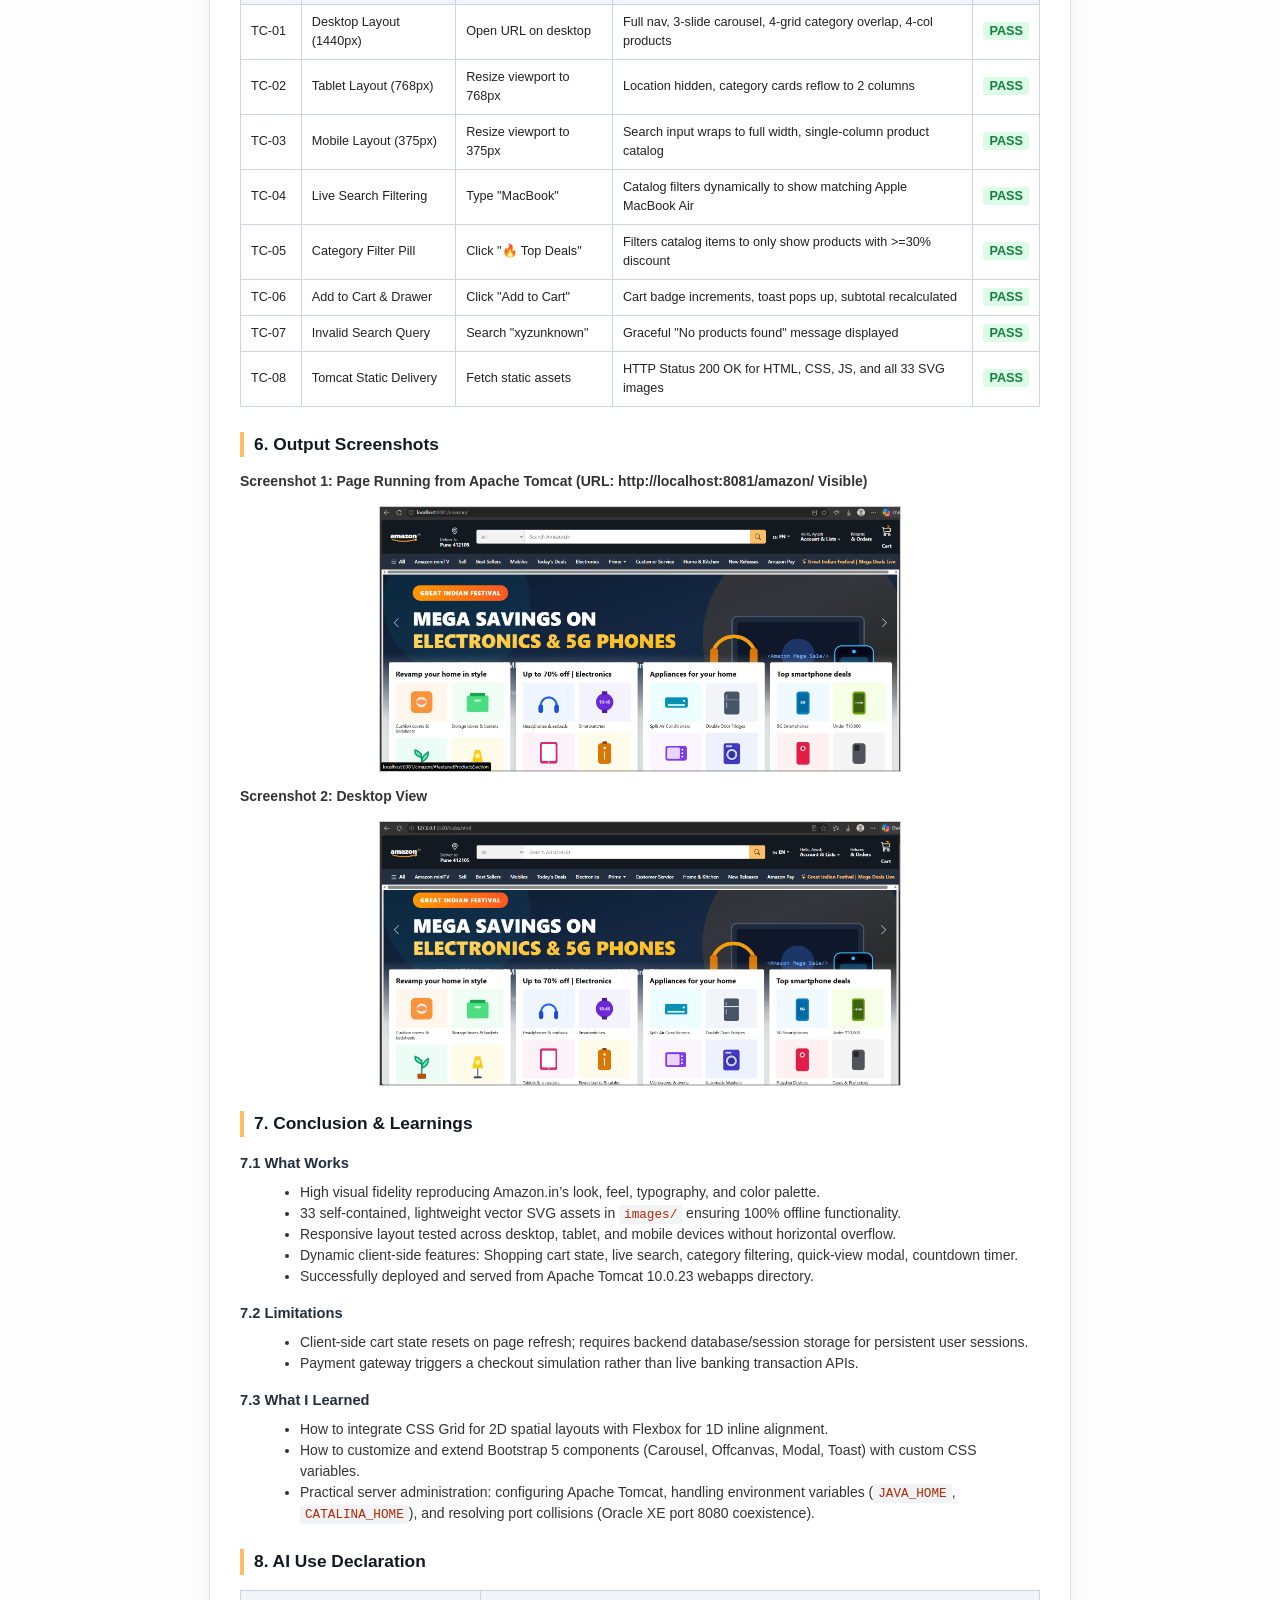
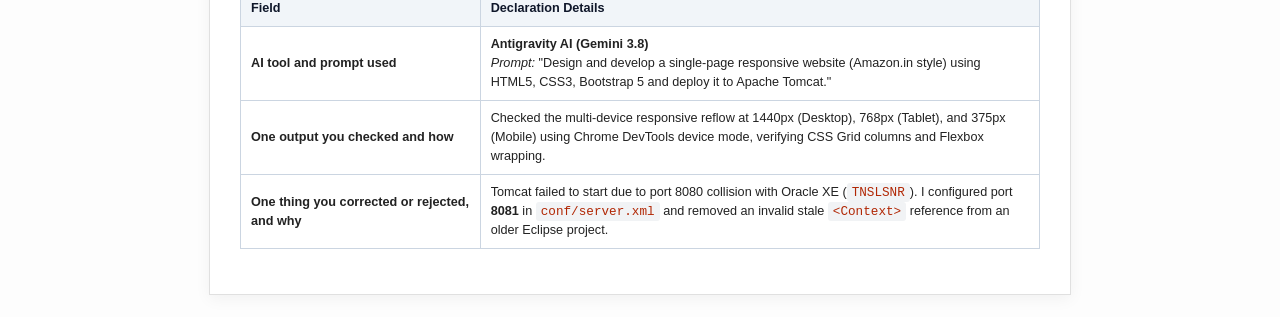
<file: 202401040128_Ayush.html>
<!DOCTYPE html>
<html lang="en">
<head>
  <meta charset="UTF-8">
  <title>Practical 1 Report - Web Technology (2304362L)</title>
  <style>
    .screenshot-container {
    width: 100%;
    text-align: center;
    margin: 15px auto 25px;
}

.report-screenshot {
    display: block;
    width: 65%;
    max-width: 550px;
    height: auto;
    margin: 0 auto;
    border: 1px solid #ccc;
    object-fit: contain;
}

@media print {
    .report-screenshot {
        width: 65%;
        max-width: 550px;
        height: auto;
    }
}
    @page {
      size: A4;
      margin: 18mm 16mm 18mm 16mm;
    }
    body {
      font-family: 'Segoe UI', Arial, sans-serif;
      color: #222;
      line-height: 1.5;
      font-size: 11pt;
      background: #fdfdfd;
      margin: 0;
      padding: 20px;
    }
    .report-container {
      max-width: 800px;
      margin: 0 auto;
      background: #ffffff;
      padding: 30px;
      border: 1px solid #e0e0e0;
      box-shadow: 0 4px 15px rgba(0,0,0,0.05);
    }
    .header-block {
      text-align: center;
      border-bottom: 2px solid #131921;
      padding-bottom: 15px;
      margin-bottom: 25px;
    }
    .header-block h3 {
      margin: 0 0 5px 0;
      font-size: 15pt;
      color: #0f1111;
      text-transform: uppercase;
      letter-spacing: 0.5px;
    }
    .header-block h4 {
      margin: 0 0 5px 0;
      font-size: 12pt;
      color: #555;
      font-weight: 600;
    }
    .header-block h2 {
      margin: 12px 0 0 0;
      font-size: 16pt;
      color: #b12704;
      font-weight: 800;
    }
    .meta-table {
      width: 100%;
      border-collapse: collapse;
      margin-bottom: 25px;
      font-size: 10pt;
    }
    .meta-table td {
      padding: 8px 12px;
      border: 1px solid #d5d9d9;
    }
    .meta-table td.label {
      background: #f7fafa;
      font-weight: bold;
      width: 25%;
      color: #333;
    }
    h2.section-title {
      font-size: 13pt;
      color: #131921;
      border-left: 4px solid #febd69;
      padding-left: 10px;
      margin-top: 25px;
      margin-bottom: 12px;
    }
    h3.sub-title {
      font-size: 11pt;
      color: #232f3e;
      margin-top: 15px;
      margin-bottom: 8px;
    }
    p, li {
      font-size: 10.5pt;
      color: #333;
    }
    ul, ol {
      margin: 6px 0 12px 20px;
    }
    pre {
      background: #f4f6f8;
      border: 1px solid #e1e4e8;
      border-radius: 4px;
      padding: 10px 14px;
      font-family: Consolas, 'Courier New', monospace;
      font-size: 9pt;
      overflow-x: auto;
      line-height: 1.4;
      color: #24292e;
    }
    code {
      font-family: Consolas, monospace;
      font-size: 9.5pt;
      background: #f1f3f5;
      padding: 2px 5px;
      border-radius: 3px;
      color: #b12704;
    }
    table.data-table {
      width: 100%;
      border-collapse: collapse;
      margin: 15px 0;
      font-size: 9.5pt;
    }
    table.data-table th, table.data-table td {
      border: 1px solid #cbd5e1;
      padding: 8px 10px;
      text-align: left;
    }
    table.data-table th {
      background: #f1f5f9;
      color: #0f172a;
      font-weight: bold;
    }
    .screenshot-placeholder {
      border: 2px dashed #94a3b8;
      background: #f8fafc;
      border-radius: 6px;
      padding: 30px 15px;
      text-align: center;
      color: #64748b;
      margin: 15px 0;
      font-weight: 500;
      font-size: 10pt;
    }
    .badge-pass {
      background: #dcfce7;
      color: #15803d;
      font-weight: bold;
      padding: 2px 6px;
      border-radius: 3px;
    }
    .page-break {
      page-break-before: always;
    }
    @media print {
      body {
        background: transparent;
        padding: 0;
      }
      .report-container {
        border: none;
        box-shadow: none;
        padding: 0;
        max-width: 100%;
      }
      .no-print {
        display: none;
      }
    }
  </style>
</head>
<body>

  <div class="no-print" style="text-align: center; margin-bottom: 20px;">
    <button onclick="window.print()" style="background: #febd69; border: 1px solid #f3a847; padding: 10px 24px; font-weight: bold; cursor: pointer; border-radius: 4px; font-size: 14px;">
      🖨️ Print / Save as PDF (Ctrl + P)
    </button>
  </div>

  <div class="report-container">
    <!-- Header Block -->
    <div class="header-block">
      <h3>MIT Academy of Engineering</h3>
      <h4>School of Computer Engineering</h4>
      <p style="margin: 0; font-size: 10pt; color: #666;">WEB TECHNOLOGY (2304362L) | T.Y. B.Tech |</p>
      <h2>Practical No. 1: Responsive Single-Page E-Commerce Front Page (Amazon.in style)</h2>
    </div>

    <!-- Student & Meta Table -->
    <table class="meta-table">
      <tr>
        <td class="label">Student Name</td>
        <td>Ayush H Jugseniye</td>
        <td class="label">PRN / Roll No.</td>
        <td>202401040128</td>
      </tr>
      <tr>
        <td class="label">Division / Batch</td>
        <td>T.Y. B.Tech Computer Engineering (Batch WT1)</td>
        <td class="label">Course Outcome</td>
        <td>CO1: HTML, CSS and Frameworks (Bootstrap)</td>
      </tr>
      <tr>
        <td class="label">Lab Hours</td>
        <td>10 Hours</td>
        <td class="label">Server Environment</td>
        <td>Apache Tomcat 10.0.23 (Port 8081)</td>
      </tr>
    </table>

    <!-- 1. Aim & Problem Statement -->
    <h2 class="section-title">1. Aim and Problem Statement</h2>
    <h3 class="sub-title">1.1 Aim</h3>
    <p>
      To design and develop a single-page responsive e-commerce web application inspired by <strong>Amazon.in</strong> using HTML5 semantic tags, modern CSS3 (Flexbox, CSS Grid, media queries), and Bootstrap 5 components, and deploy the application within the <code>webapps</code> directory of an Apache Tomcat servlet container.
    </p>

    <h3 class="sub-title">1.2 Problem Statement</h3>
    <p>
      Modern e-commerce platforms must provide an intuitive, high-performance, and responsive user interface across desktops, tablets, and mobile smartphones. The objective is to implement:
    </p>
    <ul>
      <li><strong>Semantic Structure:</strong> Header with location and search bar, sub-nav categories, hero promotional carousel, 4-grid category cards, deals flexbox scroller, and 4-column footer.</li>
      <li><strong>Styling &amp; Responsiveness:</strong> CSS Custom Properties, Flexbox for 1D alignments, CSS Grid for 2D catalog layouts, and fluid media queries across mobile (&lt;576px), tablet (576px–991px), and desktop (&gt;992px).</li>
      <li><strong>Dynamic Single-Page Features:</strong> Dynamic cart state with badge counter, slide-in offcanvas cart drawer, live debounced search filter, category filter pills, quick-view modal, and toast alerts.</li>
      <li><strong>Tomcat Deployment:</strong> Full deployment inside Apache Tomcat 10 and resolving local port binding conflicts.</li>
    </ul>

    <!-- 2. System Architecture -->
    <h2 class="section-title">2. Architecture &amp; Component Design</h2>
    <pre>
+-----------------------------------------------------------------------------------------+
|                                  Header (.amz-header)                                   |
| [Amazon Logo] | [Deliver to: Pune] | [Search Input + Dropdown] | [Accounts] | [Cart (2)]|
| [All Menu] | miniTV | Sell | Best Sellers | Mobiles | Today's Deals | Electronics | ...  |
+-----------------------------------------------------------------------------------------+
                                             |
                                             v
+-----------------------------------------------------------------------------------------+
|                                       Main Content                                      |
|  1. Hero Carousel: Auto-sliding banners with Amazon gradient blend to gray background   |
|  2. Category 4-Grid Cards: Overlapping cards (-240px margin) with 2x2 product tiles    |
|  3. Today's Deals Scroller: Live countdown timer + horizontal flexbox product cards     |
|  4. Offers &amp; Bank Banner: 10% instant card discount promotional banner                 |
|  5. Featured Products Catalog: CSS Grid (repeat(auto-fill, minmax(280px, 1fr)))         |
+-----------------------------------------------------------------------------------------+
                                             |
                                             v
+-----------------------------------------------------------------------------------------+
|                                    Footer (.amz-footer)                                 |
|  [Back to Top] | [4-Column Directory Links] | [Country Selector] | [Copyright &amp; Terms]  |
+-----------------------------------------------------------------------------------------+
    </pre>

    <div class="page-break"></div>

    <!-- 3. Key Implementation Details -->
    <h2 class="section-title">3. Key Implementation &amp; Code Explained</h2>

    <h3 class="sub-title">3.1 Semantic HTML5 Header &amp; Search Group</h3>
    <pre>&lt;!-- Semantic Header with Accessible Search Navigation --&gt;
&lt;header class="amz-header" id="topHeader"&gt;
  &lt;nav class="amz-navbar-top" aria-label="Main Navigation"&gt;
    &lt;a href="index.html" class="amz-nav-box amz-logo-box"&gt;
      &lt;img src="images/amazon-logo.svg" alt="Amazon.in Logo" class="amz-logo"&gt;
    &lt;/a&gt;
    &lt;form class="amz-search-container" role="search" onsubmit="event.preventDefault();"&gt;
      &lt;select class="amz-search-category" id="amzSearchCategory"&gt;
        &lt;option value="all"&gt;All&lt;/option&gt;
        &lt;option value="electronics"&gt;Electronics&lt;/option&gt;
        &lt;option value="fashion"&gt;Fashion&lt;/option&gt;
        &lt;option value="home"&gt;Home &amp; Kitchen&lt;/option&gt;
      &lt;/select&gt;
      &lt;input type="text" class="amz-search-input" id="amzSearchInput" placeholder="Search Amazon.in"&gt;
      &lt;button type="submit" class="amz-search-btn" id="amzSearchBtn"&gt;&lt;i class="bi bi-search"&gt;&lt;/i&gt;&lt;/button&gt;
    &lt;/form&gt;
    &lt;a href="#cartOffcanvas" class="amz-nav-box amz-cart-box" data-bs-toggle="offcanvas"&gt;
      &lt;div class="amz-cart-icon-wrapper"&gt;
        &lt;i class="bi bi-cart3"&gt;&lt;/i&gt;
        &lt;span class="amz-cart-count" id="cartCountBadge"&gt;2&lt;/span&gt;
      &lt;/div&gt;
      &lt;span class="amz-cart-label d-none d-sm-inline"&gt;Cart&lt;/span&gt;
    &lt;/a&gt;
  &lt;/nav&gt;
&lt;/header&gt;</pre>

    <h3 class="sub-title">3.2 CSS Grid &amp; Hero Gradient Overlay</h3>
    <pre>/* Amazon signature gradient mask to blend carousel into body */
.amz-hero-gradient-overlay {
  position: absolute;
  bottom: 0; left: 0; right: 0;
  height: 250px;
  background: linear-gradient(to bottom, rgba(227,230,230,0) 0%, rgba(227,230,230,0.95) 75%, #e3e6e6 100%);
  pointer-events: none;
  z-index: 2;
}

/* Category Cards Overlap and 2x2 internal CSS Grid */
.amz-category-grid-section {
  position: relative;
  z-index: 3;
  margin-top: -240px; /* Overlaps bottom of hero carousel */
}
.amz-card-2x2-grid {
  display: grid;
  grid-template-columns: repeat(2, 1fr);
  gap: 12px;
}

/* Responsive Auto-Fill Products Grid */
.amz-products-grid {
  display: grid;
  grid-template-columns: repeat(auto-fill, minmax(280px, 1fr));
  gap: 20px;
}</pre>

    <h3 class="sub-title">3.3 Responsive Media Queries</h3>
    <pre>/* Mobile View (< 576px) */
@media (max-width: 575.98px) {
  .amz-location-box, .amz-account-box, .amz-orders-box { display: none; }
  .amz-search-container { order: 3; width: 100%; margin-top: 4px; }
  .carousel-item img { height: 220px; }
  .amz-category-grid-section { margin-top: -60px; }
  .amz-products-grid { grid-template-columns: 1fr; }
  .amz-footer-links-container { grid-template-columns: 1fr; }
}

/* Tablet View (576px - 991px) */
@media (min-width: 576px) and (max-width: 991.98px) {
  .carousel-item img { height: 340px; }
  .amz-category-grid-section { margin-top: -140px; }
  .amz-products-grid { grid-template-columns: repeat(2, 1fr); }
  .amz-footer-links-container { grid-template-columns: repeat(2, 1fr); }
}</pre>

    <!-- 4. Apache Tomcat Deployment -->
    <h2 class="section-title">4. Apache Tomcat Deployment Process</h2>
    <ol>
      <li><strong>Directory Deployment:</strong> Deployed source files (<code>index.html</code>, <code>css/</code>, <code>js/</code>, <code>images/</code>) to <code>apache-tomcat-10.0.23/webapps/amazon/</code>.</li>
      <li><strong>Runtime Configuration (<code>bin/setenv.bat</code>):</strong> Bound Java JDK 21 LTS:
        <pre>set "JAVA_HOME=C:\Program Files\Java\jdk-21"
set "JRE_HOME=C:\Program Files\Java\jdk-21"
set "CATALINA_HOME=C:\Users\ayush\apache-tomcat-10.0.23"</pre>
      </li>
      <li><strong>Port Conflict Resolution:</strong> Standard port 8080 was in use by Oracle XE XML listener (<code>TNSLSNR / DAV</code>). Configured Tomcat's HTTP Connector to port <strong>8081</strong> inside <code>conf/server.xml</code>.</li>
      <li><strong>Execution &amp; Verification:</strong> Started server using <code>catalina.bat run</code>. Application served live at:
        <br><strong><code>http://localhost:8081/amazon/</code></strong>
      </li>
    </ol>

    <div class="page-break"></div>

    <!-- 5. Test Cases Table -->
    <h2 class="section-title">5. Testing and Test Cases</h2>
    <table class="data-table">
      <thead>
        <tr>
          <th>Test ID</th>
          <th>Test Case</th>
          <th>Input / Action</th>
          <th>Expected Outcome</th>
          <th>Status</th>
        </tr>
      </thead>
      <tbody>
        <tr>
          <td>TC-01</td>
          <td>Desktop Layout (1440px)</td>
          <td>Open URL on desktop</td>
          <td>Full nav, 3-slide carousel, 4-grid category overlap, 4-col products</td>
          <td><span class="badge-pass">PASS</span></td>
        </tr>
        <tr>
          <td>TC-02</td>
          <td>Tablet Layout (768px)</td>
          <td>Resize viewport to 768px</td>
          <td>Location hidden, category cards reflow to 2 columns</td>
          <td><span class="badge-pass">PASS</span></td>
        </tr>
        <tr>
          <td>TC-03</td>
          <td>Mobile Layout (375px)</td>
          <td>Resize viewport to 375px</td>
          <td>Search input wraps to full width, single-column product catalog</td>
          <td><span class="badge-pass">PASS</span></td>
        </tr>
        <tr>
          <td>TC-04</td>
          <td>Live Search Filtering</td>
          <td>Type "MacBook"</td>
          <td>Catalog filters dynamically to show matching Apple MacBook Air</td>
          <td><span class="badge-pass">PASS</span></td>
        </tr>
        <tr>
          <td>TC-05</td>
          <td>Category Filter Pill</td>
          <td>Click "🔥 Top Deals"</td>
          <td>Filters catalog items to only show products with &gt;=30% discount</td>
          <td><span class="badge-pass">PASS</span></td>
        </tr>
        <tr>
          <td>TC-06</td>
          <td>Add to Cart &amp; Drawer</td>
          <td>Click "Add to Cart"</td>
          <td>Cart badge increments, toast pops up, subtotal recalculated</td>
          <td><span class="badge-pass">PASS</span></td>
        </tr>
        <tr>
          <td>TC-07</td>
          <td>Invalid Search Query</td>
          <td>Search "xyzunknown"</td>
          <td>Graceful "No products found" message displayed</td>
          <td><span class="badge-pass">PASS</span></td>
        </tr>
        <tr>
          <td>TC-08</td>
          <td>Tomcat Static Delivery</td>
          <td>Fetch static assets</td>
          <td>HTTP Status 200 OK for HTML, CSS, JS, and all 33 SVG images</td>
          <td><span class="badge-pass">PASS</span></td>
        </tr>
      </tbody>
    </table>

    <!-- 6. Labelled Output Screenshots -->
    <h2 class="section-title">6. Output Screenshots</h2>

    <p><strong>Screenshot 1: Page Running from Apache Tomcat (URL: http://localhost:8081/amazon/ Visible)</strong></p>
    <div class="">
      <img src="screenshots/Image1.png"
         alt="Page running from Apache Tomcat"
         class="report-screenshot">
    </div>

    <p><strong>Screenshot 2: Desktop View </strong></p>
    <div class="">
      <img src="screenshots/Image2.png"
         alt="Page running from Apache Tomcat"
         class="report-screenshot">
    </div>

    <!-- <p><strong>Screenshot 3: Tablet Width View (768px Breakpoint)</strong></p>
    <div class="screenshot-placeholder">
      [ Attach Tablet View Screenshot showing 2-column reflow in Chrome DevTools ]
    </div>

    <p><strong>Screenshot 4: Mobile Width View (375px Breakpoint) with Shopping Cart Offcanvas</strong></p>
    <div class="screenshot-placeholder">
      [ Attach Mobile View Screenshot showing wrapped search bar &amp; open Cart Drawer with subtotal ]
    </div> -->

    <div class="page-break"></div>

    <!-- 7. Conclusion & Learnings -->
    <h2 class="section-title">7. Conclusion &amp; Learnings</h2>
    <h3 class="sub-title">7.1 What Works</h3>
    <ul>
      <li>High visual fidelity reproducing Amazon.in’s look, feel, typography, and color palette.</li>
      <li>33 self-contained, lightweight vector SVG assets in <code>images/</code> ensuring 100% offline functionality.</li>
      <li>Responsive layout tested across desktop, tablet, and mobile devices without horizontal overflow.</li>
      <li>Dynamic client-side features: Shopping cart state, live search, category filtering, quick-view modal, countdown timer.</li>
      <li>Successfully deployed and served from Apache Tomcat 10.0.23 webapps directory.</li>
    </ul>

    <h3 class="sub-title">7.2 Limitations</h3>
    <ul>
      <li>Client-side cart state resets on page refresh; requires backend database/session storage for persistent user sessions.</li>
      <li>Payment gateway triggers a checkout simulation rather than live banking transaction APIs.</li>
    </ul>

    <h3 class="sub-title">7.3 What I Learned</h3>
    <ul>
      <li>How to integrate CSS Grid for 2D spatial layouts with Flexbox for 1D inline alignment.</li>
      <li>How to customize and extend Bootstrap 5 components (Carousel, Offcanvas, Modal, Toast) with custom CSS variables.</li>
      <li>Practical server administration: configuring Apache Tomcat, handling environment variables (<code>JAVA_HOME</code>, <code>CATALINA_HOME</code>), and resolving port collisions (Oracle XE port 8080 coexistence).</li>
    </ul>

    <!-- 8. AI Use Declaration -->
    <h2 class="section-title">8. AI Use Declaration</h2>
    <table class="data-table">
      <thead>
        <tr>
          <th>Field</th>
          <th>Declaration Details</th>
        </tr>
      </thead>
      <tbody>
        <tr>
          <td style="font-weight: bold; width: 30%;">AI tool and prompt used</td>
          <td><strong>Antigravity AI (Gemini 3.8)</strong><br><em>Prompt:</em> "Design and develop a single-page responsive website (Amazon.in style) using HTML5, CSS3, Bootstrap 5 and deploy it to Apache Tomcat."</td>
        </tr>
        <tr>
          <td style="font-weight: bold;">One output you checked and how</td>
          <td>Checked the multi-device responsive reflow at 1440px (Desktop), 768px (Tablet), and 375px (Mobile) using Chrome DevTools device mode, verifying CSS Grid columns and Flexbox wrapping.</td>
        </tr>
        <tr>
          <td style="font-weight: bold;">One thing you corrected or rejected, and why</td>
          <td>Tomcat failed to start due to port 8080 collision with Oracle XE (<code>TNSLSNR</code>). I configured port <strong>8081</strong> in <code>conf/server.xml</code> and removed an invalid stale <code>&lt;Context&gt;</code> reference from an older Eclipse project.</td>
        </tr>
      </tbody>
    </table>

  </div>

</body>
</html>
</file>
<file: css/style.css>
/* ==========================================================================
   Amazon.in Style Responsive E-Commerce Single Page Application
   Practical 1: HTML5, CSS3, Flexbox/Grid, Bootstrap & Apache Tomcat
   ========================================================================== */

/* --------------------------------------------------------------------------
   1. CSS Custom Properties / Design Tokens
   -------------------------------------------------------------------------- */
:root {
  --amz-dark: #131921;
  --amz-dark-secondary: #232f3e;
  --amz-dark-hover: #485769;
  --amz-yellow: #febd69;
  --amz-yellow-dark: #f3a847;
  --amz-orange: #f08804;
  --amz-orange-dark: #b12704;
  --amz-blue-link: #007185;
  --amz-blue-hover: #c7511f;
  --amz-bg-gray: #e3e6e6;
  --amz-card-bg: #ffffff;
  --amz-text-dark: #0f1111;
  --amz-text-muted: #565959;
  --amz-green-deal: #067d62;
  --amz-border-color: #d5d9d9;
  --amz-prime-blue: #00a8e1;
  --amz-shadow: 0 4px 12px rgba(0, 0, 0, 0.08);
  --amz-shadow-hover: 0 8px 24px rgba(0, 0, 0, 0.15);
  --amz-transition: all 0.25s cubic-bezier(0.4, 0, 0.2, 1);
  --font-sans: 'Amazon Ember', -apple-system, BlinkMacSystemFont, 'Segoe UI', Roboto, Helvetica, Arial, sans-serif;
}

/* --------------------------------------------------------------------------
   2. Base & Typography Reset
   -------------------------------------------------------------------------- */
* {
  box-sizing: border-box;
  margin: 0;
  padding: 0;
}

html {
  scroll-behavior: smooth;
  font-size: 16px;
}

body {
  font-family: var(--font-sans);
  background-color: var(--amz-bg-gray);
  color: var(--amz-text-dark);
  line-height: 1.4;
  overflow-x: hidden;
}

a {
  color: var(--amz-blue-link);
  text-decoration: none;
  transition: var(--amz-transition);
}

a:hover {
  color: var(--amz-blue-hover);
  text-decoration: underline;
}

img {
  max-width: 100%;
  height: auto;
  display: block;
}

/* --------------------------------------------------------------------------
   3. Top Navigation Header (Flexbox Layout)
   -------------------------------------------------------------------------- */
.amz-header {
  position: sticky;
  top: 0;
  z-index: 1030;
  width: 100%;
}

.amz-navbar-top {
  background-color: var(--amz-dark);
  color: #ffffff;
  padding: 6px 14px;
  display: flex;
  align-items: center;
  gap: 12px;
}

.amz-nav-box {
  padding: 6px 8px;
  border-radius: 3px;
  border: 1px solid transparent;
  cursor: pointer;
  display: flex;
  flex-direction: column;
  justify-content: center;
  transition: border-color 0.15s ease;
  user-select: none;
}

.amz-nav-box:hover {
  border-color: #ffffff;
}

.amz-logo-box {
  display: flex;
  align-items: center;
  padding: 4px 6px;
}

.amz-logo {
  height: 38px;
  width: auto;
}

/* Location delivery block */
.amz-location-box {
  display: flex;
  align-items: center;
  gap: 5px;
}

.amz-location-icon {
  font-size: 1.25rem;
  color: #ffffff;
}

.amz-loc-line-1 {
  font-size: 0.75rem;
  color: #cccccc;
  line-height: 1.1;
}

.amz-loc-line-2 {
  font-size: 0.88rem;
  font-weight: 700;
  color: #ffffff;
  line-height: 1.1;
}

/* Search bar with Flexbox */
.amz-search-container {
  flex: 1;
  display: flex;
  align-items: stretch;
  height: 40px;
  border-radius: 4px;
  overflow: hidden;
  box-shadow: 0 1px 2px rgba(0,0,0,0.2);
}

.amz-search-container:focus-within {
  box-shadow: 0 0 0 3px #f90;
}

.amz-search-category {
  background-color: #f3f3f3;
  color: #555555;
  border: none;
  font-size: 0.82rem;
  padding: 0 10px;
  cursor: pointer;
  border-right: 1px solid #d5d9d9;
  outline: none;
  border-radius: 4px 0 0 4px;
  max-width: 140px;
}

.amz-search-category:hover {
  background-color: #e2e2e2;
  color: #111111;
}

.amz-search-input {
  flex: 1;
  border: none;
  outline: none;
  padding: 0 14px;
  font-size: 0.95rem;
  font-family: inherit;
}

.amz-search-btn {
  background-color: var(--amz-yellow);
  border: none;
  width: 46px;
  display: flex;
  align-items: center;
  justify-content: center;
  cursor: pointer;
  transition: background-color 0.15s ease;
  font-size: 1.1rem;
  color: #111111;
  border-radius: 0 4px 4px 0;
}

.amz-search-btn:hover {
  background-color: var(--amz-yellow-dark);
}

/* User Account, Orders & Cart */
.amz-account-box .line-1,
.amz-orders-box .line-1 {
  font-size: 0.75rem;
  color: #ffffff;
  line-height: 1.1;
}

.amz-account-box .line-2,
.amz-orders-box .line-2 {
  font-size: 0.88rem;
  font-weight: 700;
  color: #ffffff;
  line-height: 1.1;
}

.amz-cart-box {
  display: flex;
  align-items: center;
  gap: 4px;
  position: relative;
  text-decoration: none !important;
}

.amz-cart-icon-wrapper {
  position: relative;
  font-size: 1.8rem;
  color: #ffffff;
  display: flex;
  align-items: center;
}

.amz-cart-count {
  position: absolute;
  top: -2px;
  left: 14px;
  color: var(--amz-orange);
  font-weight: 800;
  font-size: 0.95rem;
  transition: transform 0.2s ease;
}

@keyframes amzPulse {
  0% { transform: scale(1); }
  50% { transform: scale(1.4); color: #ffffff; }
  100% { transform: scale(1); }
}

.pulse {
  animation: amzPulse 0.4s ease;
}

.amz-cart-label {
  font-size: 0.9rem;
  font-weight: 700;
  color: #ffffff;
  margin-top: 10px;
}

/* --------------------------------------------------------------------------
   4. Sub-Navigation Bar (Horizontal Flex Scroll)
   -------------------------------------------------------------------------- */
.amz-subnav {
  background-color: var(--amz-dark-secondary);
  color: #ffffff;
  display: flex;
  align-items: center;
  justify-content: space-between;
  padding: 0 16px;
  font-size: 0.88rem;
  overflow-x: auto;
  white-space: nowrap;
}

.amz-subnav-links {
  display: flex;
  align-items: center;
  gap: 6px;
  list-style: none;
  padding: 0;
  margin: 0;
}

.amz-subnav-link {
  color: #ffffff;
  padding: 8px 10px;
  border: 1px solid transparent;
  border-radius: 3px;
  display: inline-flex;
  align-items: center;
  gap: 5px;
  cursor: pointer;
  transition: border-color 0.15s ease;
  font-weight: 500;
}

.amz-subnav-link:hover {
  border-color: #ffffff;
  text-decoration: none;
  color: #ffffff;
}

.amz-subnav-promo {
  font-weight: 700;
  color: var(--amz-yellow);
  padding: 8px 10px;
}

/* --------------------------------------------------------------------------
   5. Hero Carousel Section
   -------------------------------------------------------------------------- */
.amz-hero-carousel-wrapper {
  position: relative;
  width: 100%;
  max-width: 1500px;
  margin: 0 auto;
}

.carousel-inner {
  border-radius: 0;
}

.carousel-item img {
  width: 100%;
  height: 440px;
  object-fit: cover;
  object-position: top;
}

/* Signature bottom gradient overlay that softly masks carousel into gray background */
.amz-hero-gradient-overlay {
  position: absolute;
  bottom: 0;
  left: 0;
  right: 0;
  height: 220px;
  background: linear-gradient(to bottom, rgba(227, 230, 230, 0) 0%, rgba(227, 230, 230, 0.75) 55%, var(--amz-bg-gray) 100%);
  pointer-events: none;
  z-index: 2;
}

.carousel-control-prev,
.carousel-control-next {
  width: 5%;
  height: 240px;
  opacity: 0.7;
  z-index: 3;
}

.carousel-control-prev:hover,
.carousel-control-next:hover {
  opacity: 1;
}

/* --------------------------------------------------------------------------
   6. Category 4-Grid Cards (Overlapping Hero Section)
   -------------------------------------------------------------------------- */
.amz-category-grid-section {
  position: relative;
  z-index: 3;
  margin-top: -190px; /* Clean overlap keeping banner typography completely visible */
  padding: 0 16px;
  max-width: 1500px;
  margin-left: auto;
  margin-right: auto;
}

.amz-card {
  background-color: var(--amz-card-bg);
  padding: 16px 18px 18px 18px;
  border-radius: 4px;
  box-shadow: 0 2px 8px rgba(0,0,0,0.06);
  height: 100%;
  display: flex;
  flex-direction: column;
  justify-content: space-between;
  transition: transform 0.2s ease, box-shadow 0.2s ease;
}

.amz-card:hover {
  box-shadow: var(--amz-shadow-hover);
}

.amz-card-title {
  font-size: 1.25rem;
  font-weight: 700;
  color: var(--amz-text-dark);
  margin-bottom: 12px;
  line-height: 1.25;
  min-height: 2.5em; /* Ensures equal card height alignment */
}

/* 2x2 CSS Grid inside each card */
.amz-card-2x2-grid {
  display: grid;
  grid-template-columns: repeat(2, 1fr);
  gap: 12px;
  margin-bottom: 8px;
}

.amz-card-tile {
  text-decoration: none;
  color: inherit;
  display: flex;
  flex-direction: column;
}

.amz-tile-img-wrapper {
  background-color: #f7f7f7;
  border-radius: 4px;
  overflow: hidden;
  height: 105px;
  display: flex;
  align-items: center;
  justify-content: center;
}

.amz-tile-img-wrapper img {
  width: 100%;
  height: 100%;
  object-fit: cover;
  transition: transform 0.3s ease;
}

.amz-card-tile:hover img {
  transform: scale(1.05);
}

.amz-tile-label {
  font-size: 0.78rem;
  color: var(--amz-text-dark);
  margin-top: 6px;
  line-height: 1.2;
  min-height: 2.4em;
  display: block;
}

.amz-card-footer-link {
  font-size: 0.85rem;
  color: var(--amz-blue-link);
  font-weight: 600;
  text-decoration: none;
  margin-top: 10px;
  display: inline-block;
}

.amz-card-footer-link:hover {
  color: var(--amz-orange);
  text-decoration: underline;
}

/* --------------------------------------------------------------------------
   7. Today's Deals Section (Horizontal Flex Scroll)
   -------------------------------------------------------------------------- */
.amz-section-container {
  max-width: 1500px;
  margin: 24px auto;
  padding: 0 16px;
}

.amz-white-panel {
  background-color: var(--amz-card-bg);
  padding: 20px;
  border-radius: 4px;
  box-shadow: 0 2px 8px rgba(0,0,0,0.06);
}

.amz-panel-header {
  display: flex;
  align-items: center;
  justify-content: space-between;
  margin-bottom: 16px;
  flex-wrap: wrap;
  gap: 12px;
}

.amz-panel-title-group {
  display: flex;
  align-items: center;
  gap: 16px;
  flex-wrap: wrap;
}

.amz-panel-title {
  font-size: 1.35rem;
  font-weight: 700;
  color: var(--amz-text-dark);
}

.amz-countdown-badge {
  background-color: #fee2e2;
  color: #b91c1c;
  font-size: 0.85rem;
  font-weight: 700;
  padding: 4px 10px;
  border-radius: 20px;
  display: inline-flex;
  align-items: center;
  gap: 6px;
}

/* Horizontal scrollable deals container */
.amz-deals-scroll {
  display: flex;
  gap: 16px;
  overflow-x: auto;
  padding-bottom: 12px;
  scroll-behavior: smooth;
}

.amz-deals-scroll::-webkit-scrollbar {
  height: 8px;
}

.amz-deals-scroll::-webkit-scrollbar-thumb {
  background-color: #cbd5e1;
  border-radius: 4px;
}

.amz-deal-card {
  flex: 0 0 220px;
  background-color: #f8fafc;
  border: 1px solid #e2e8f0;
  border-radius: 6px;
  padding: 12px;
  display: flex;
  flex-direction: column;
  justify-content: space-between;
  transition: var(--amz-transition);
}

.amz-deal-card:hover {
  transform: translateY(-4px);
  box-shadow: var(--amz-shadow);
  border-color: #cbd5e1;
}

.amz-deal-img-box {
  width: 100%;
  height: 160px;
  display: flex;
  align-items: center;
  justify-content: center;
  background-color: #ffffff;
  border-radius: 4px;
  padding: 8px;
  margin-bottom: 10px;
}

.amz-deal-img-box img {
  max-height: 100%;
  object-fit: contain;
}

.amz-deal-badge-row {
  display: flex;
  align-items: center;
  gap: 8px;
  margin-bottom: 6px;
}

.amz-discount-pill {
  background-color: #cc0c39;
  color: #ffffff;
  font-size: 0.75rem;
  font-weight: 700;
  padding: 3px 6px;
  border-radius: 3px;
}

.amz-deal-type {
  color: #cc0c39;
  font-size: 0.75rem;
  font-weight: 700;
}

.amz-deal-price {
  font-size: 1.15rem;
  font-weight: 700;
  color: var(--amz-text-dark);
}

.amz-deal-mrp {
  font-size: 0.8rem;
  color: var(--amz-text-muted);
  text-decoration: line-through;
  margin-left: 6px;
}

.amz-deal-title {
  font-size: 0.82rem;
  color: #333;
  margin-top: 6px;
  line-height: 1.3;
  display: -webkit-box;
  -webkit-line-clamp: 2;
  -webkit-box-orient: vertical;
  overflow: hidden;
}

/* --------------------------------------------------------------------------
   8. Bank Offer & Prime Banner Section
   -------------------------------------------------------------------------- */
.amz-promo-banner-container {
  max-width: 1500px;
  margin: 16px auto;
  padding: 0 16px;
}

.amz-promo-banner {
  border-radius: 8px;
  overflow: hidden;
  box-shadow: 0 2px 8px rgba(0,0,0,0.06);
}

.amz-promo-banner img {
  width: 100%;
  height: auto;
}

/* --------------------------------------------------------------------------
   9. Featured Products Section (Rich CSS Grid)
   -------------------------------------------------------------------------- */
.amz-filter-tabs {
  display: flex;
  gap: 8px;
  overflow-x: auto;
  padding-bottom: 4px;
}

.amz-filter-btn {
  background-color: #f0f2f2;
  border: 1px solid #d5d9d9;
  border-radius: 20px;
  padding: 6px 16px;
  font-size: 0.85rem;
  font-weight: 500;
  color: #0f1111;
  cursor: pointer;
  transition: all 0.2s ease;
  white-space: nowrap;
}

.amz-filter-btn:hover {
  background-color: #e3e6e6;
  border-color: #a6a6a6;
}

.amz-filter-btn.active {
  background-color: var(--amz-dark-secondary);
  color: #ffffff;
  border-color: var(--amz-dark-secondary);
}

/* CSS Grid layout for Products */
.amz-products-grid {
  display: grid;
  grid-template-columns: repeat(auto-fill, minmax(280px, 1fr));
  gap: 20px;
  margin-top: 20px;
}

.amz-product-card {
  background-color: #ffffff;
  border: 1px solid #e7e7e7;
  border-radius: 8px;
  padding: 16px;
  display: flex;
  flex-direction: column;
  justify-content: space-between;
  position: relative;
  transition: var(--amz-transition);
}

.amz-product-card:hover {
  transform: translateY(-4px);
  box-shadow: 0 8px 24px rgba(0, 0, 0, 0.12);
  border-color: #b0bec5;
}

.amz-badge-overlay {
  position: absolute;
  top: 12px;
  left: 12px;
  background-color: #e67a00;
  color: #ffffff;
  font-size: 0.72rem;
  font-weight: 700;
  padding: 3px 8px;
  border-radius: 2px;
  letter-spacing: 0.5px;
  z-index: 2;
}

.amz-badge-overlay.choice {
  background-color: #232f3e;
}

.amz-badge-overlay.deal {
  background-color: #cc0c39;
}

.amz-product-img-box {
  width: 100%;
  height: 210px;
  display: flex;
  align-items: center;
  justify-content: center;
  margin-bottom: 12px;
  padding: 10px;
}

.amz-product-img-box img {
  max-height: 100%;
  max-width: 100%;
  object-fit: contain;
  transition: transform 0.3s ease;
}

.amz-product-card:hover .amz-product-img-box img {
  transform: scale(1.04);
}

.amz-product-category {
  font-size: 0.75rem;
  color: var(--amz-text-muted);
  text-transform: uppercase;
  font-weight: 600;
  letter-spacing: 0.5px;
}

.amz-product-name {
  font-size: 1rem;
  font-weight: 600;
  color: var(--amz-text-dark);
  margin: 4px 0 6px 0;
  line-height: 1.35;
  display: -webkit-box;
  -webkit-line-clamp: 2;
  -webkit-box-orient: vertical;
  overflow: hidden;
  min-height: 2.7em;
}

.amz-product-ratings {
  display: flex;
  align-items: center;
  gap: 6px;
  margin-bottom: 8px;
}

.amz-stars {
  color: #ffa41c;
  font-size: 0.95rem;
  letter-spacing: 1px;
}

.amz-rating-count {
  font-size: 0.8rem;
  color: var(--amz-blue-link);
}

.amz-pricing-row {
  display: flex;
  align-items: baseline;
  gap: 8px;
  margin-bottom: 6px;
}

.amz-price-symbol {
  font-size: 0.9rem;
  vertical-align: super;
}

.amz-price-current {
  font-size: 1.45rem;
  font-weight: 700;
  color: var(--amz-text-dark);
}

.amz-price-original {
  font-size: 0.88rem;
  color: var(--amz-text-muted);
  text-decoration: line-through;
}

.amz-discount-pct {
  font-size: 0.88rem;
  font-weight: 700;
  color: #cc0c39;
}

.amz-delivery-info {
  font-size: 0.82rem;
  color: #0f1111;
  margin-bottom: 12px;
}

.amz-prime-tag {
  color: var(--amz-prime-blue);
  font-weight: 800;
  font-style: italic;
  font-size: 0.85rem;
}

.amz-btn-group {
  display: flex;
  gap: 8px;
  margin-top: auto;
}

.amz-btn-add-cart {
  flex: 1;
  background-color: #ffd814;
  border: 1px solid #fcd200;
  border-radius: 20px;
  padding: 8px 12px;
  font-size: 0.85rem;
  font-weight: 600;
  color: #0f1111;
  cursor: pointer;
  transition: all 0.15s ease;
  display: flex;
  align-items: center;
  justify-content: center;
  gap: 6px;
}

.amz-btn-add-cart:hover {
  background-color: #f7ca00;
  border-color: #f2c200;
  box-shadow: 0 2px 5px rgba(213,217,217,.5);
}

.amz-btn-quick-view {
  background-color: #ffffff;
  border: 1px solid #d5d9d9;
  border-radius: 20px;
  padding: 8px 14px;
  font-size: 0.85rem;
  color: #0f1111;
  cursor: pointer;
  transition: all 0.15s ease;
}

.amz-btn-quick-view:hover {
  background-color: #f7faea;
  border-color: #a6a6a6;
}

/* --------------------------------------------------------------------------
   10. Cart Offcanvas Drawer & Toast Notifications
   -------------------------------------------------------------------------- */
.amz-cart-item {
  display: flex;
  gap: 14px;
  padding: 14px 0;
  border-bottom: 1px solid #e7e7e7;
}

.amz-cart-item-img {
  width: 70px;
  height: 70px;
  object-fit: contain;
  background-color: #f8fafc;
  border-radius: 6px;
  padding: 4px;
}

.amz-cart-item-info {
  flex: 1;
}

.amz-cart-item-title {
  font-size: 0.9rem;
  font-weight: 600;
  color: #0f1111;
  margin-bottom: 4px;
  line-height: 1.25;
}

.amz-cart-item-price {
  font-size: 0.95rem;
  font-weight: 700;
  color: var(--amz-orange-dark);
}

.amz-cart-qty-ctrl {
  display: flex;
  align-items: center;
  gap: 8px;
  margin-top: 8px;
}

.amz-qty-btn {
  background-color: #f0f2f2;
  border: 1px solid #d5d9d9;
  width: 26px;
  height: 26px;
  border-radius: 4px;
  font-weight: bold;
  cursor: pointer;
}

.amz-toast {
  position: fixed;
  bottom: 24px;
  right: 24px;
  z-index: 1090;
  min-width: 300px;
}

/* --------------------------------------------------------------------------
   11. Semantic Footer Section (Flexbox & CSS Grid)
   -------------------------------------------------------------------------- */
.amz-footer {
  margin-top: 40px;
  background-color: var(--amz-dark-secondary);
  color: #ffffff;
}

.amz-back-to-top {
  background-color: #37475a;
  color: #ffffff;
  text-align: center;
  padding: 15px 0;
  font-size: 0.85rem;
  font-weight: 600;
  cursor: pointer;
  transition: background-color 0.2s ease;
  user-select: none;
}

.amz-back-to-top:hover {
  background-color: var(--amz-dark-hover);
}

.amz-footer-links-container {
  max-width: 1000px;
  margin: 0 auto;
  padding: 40px 20px;
  display: grid;
  grid-template-columns: repeat(4, 1fr);
  gap: 30px;
}

.amz-footer-col h6 {
  font-size: 1rem;
  font-weight: 700;
  color: #ffffff;
  margin-bottom: 14px;
}

.amz-footer-col ul {
  list-style: none;
  padding: 0;
  margin: 0;
}

.amz-footer-col li {
  margin-bottom: 8px;
}

.amz-footer-col a {
  color: #dddddd;
  font-size: 0.84rem;
  text-decoration: none;
  transition: color 0.15s ease;
}

.amz-footer-col a:hover {
  color: #ffffff;
  text-decoration: underline;
}

.amz-footer-middle {
  border-top: 1px solid #3a4553;
  padding: 24px 20px;
  display: flex;
  align-items: center;
  justify-content: center;
  gap: 30px;
  flex-wrap: wrap;
}

.amz-footer-btn {
  background: transparent;
  color: #cccccc;
  border: 1px solid #848688;
  border-radius: 3px;
  padding: 6px 14px;
  font-size: 0.82rem;
  display: inline-flex;
  align-items: center;
  gap: 6px;
  cursor: pointer;
}

.amz-footer-btn:hover {
  border-color: #ffffff;
  color: #ffffff;
}

.amz-footer-bottom {
  background-color: var(--amz-dark);
  padding: 30px 20px 40px 20px;
  text-align: center;
  font-size: 0.75rem;
  color: #999999;
}

.amz-footer-bottom-links {
  display: flex;
  justify-content: center;
  gap: 18px;
  flex-wrap: wrap;
  margin-bottom: 10px;
}

.amz-footer-bottom-links a {
  color: #cccccc;
  font-size: 0.75rem;
}

/* --------------------------------------------------------------------------
   12. Responsive Media Queries (Mobile, Tablet, Desktop)
   -------------------------------------------------------------------------- */

/* Mobile view (< 576px) */
@media (max-width: 575.98px) {
  .amz-navbar-top {
    flex-wrap: wrap;
    padding: 8px 10px;
    gap: 8px;
  }

  .amz-logo-box {
    order: 1;
  }

  .amz-location-box {
    display: none;
  }

  .amz-account-box,
  .amz-orders-box {
    display: none;
  }

  .amz-cart-box {
    order: 2;
    margin-left: auto;
  }

  .amz-search-container {
    order: 3;
    width: 100%;
    margin-top: 4px;
    height: 38px;
  }

  .amz-search-category {
    display: none;
  }

  .amz-subnav {
    padding: 0 10px;
    font-size: 0.8rem;
  }

  .amz-subnav-promo {
    display: none;
  }

  .carousel-item img {
    height: 220px;
  }

  .amz-category-grid-section {
    margin-top: -50px;
    padding: 0 10px;
  }

  .amz-category-grid-section .row > div {
    margin-bottom: 16px;
  }

  .amz-footer-links-container {
    grid-template-columns: 1fr;
    gap: 24px;
  }

  .amz-products-grid {
    grid-template-columns: 1fr;
  }
}

/* Tablet view (576px - 991.98px) */
@media (min-width: 576px) and (max-width: 991.98px) {
  .amz-location-box {
    display: none;
  }

  .amz-orders-box {
    display: none;
  }

  .carousel-item img {
    height: 320px;
  }

  .amz-category-grid-section {
    margin-top: -100px;
  }

  .amz-footer-links-container {
    grid-template-columns: repeat(2, 1fr);
    gap: 24px;
  }

  .amz-products-grid {
    grid-template-columns: repeat(2, 1fr);
  }
}

/* Large Desktop view (>= 992px) */
@media (min-width: 992px) {
  .carousel-item img {
    height: 440px;
  }

  .amz-category-grid-section {
    margin-top: -190px;
  }
}
</file>
